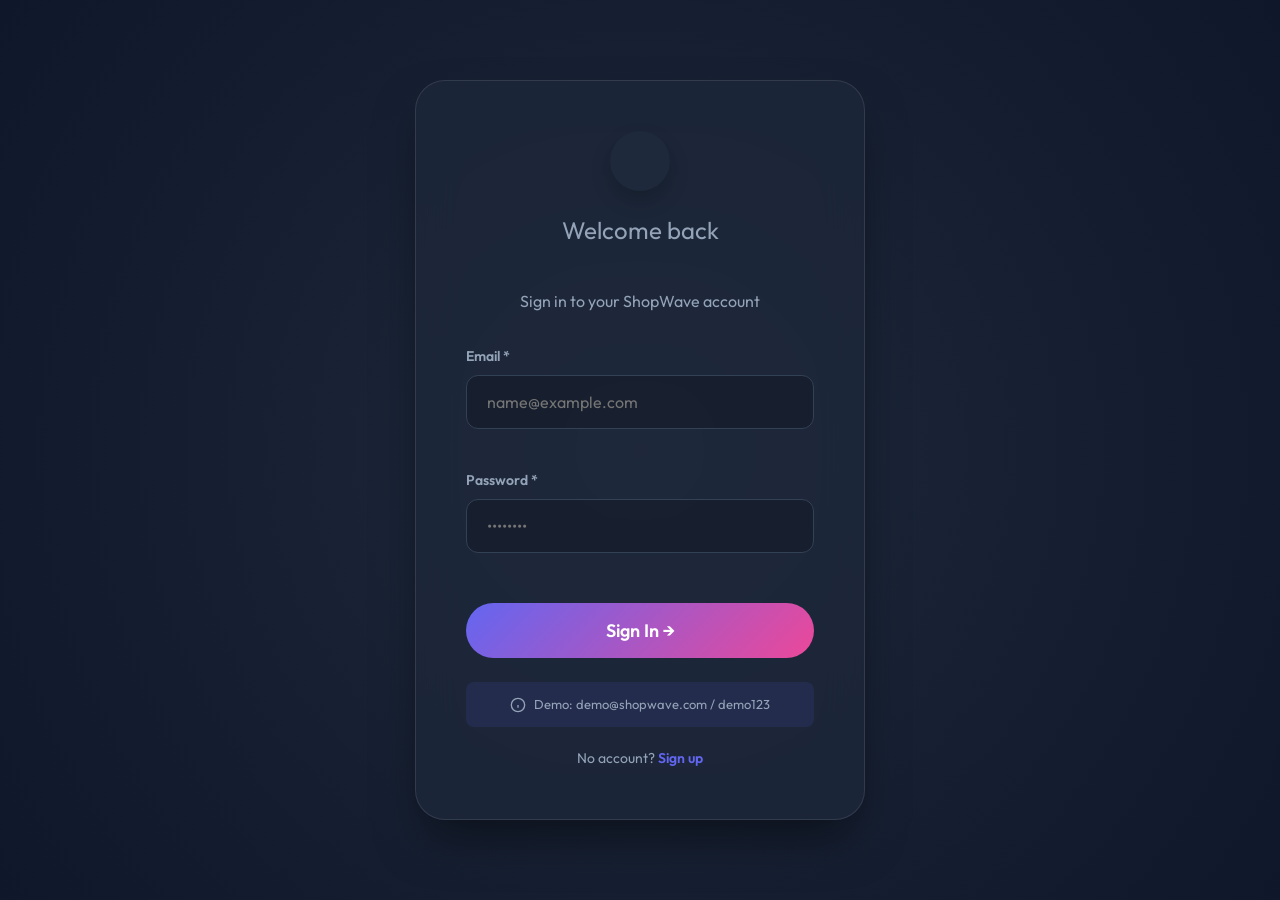
<file: index.html>
<!DOCTYPE html>
<html lang="en">
<head>
  <meta charset="UTF-8">
  <meta name="viewport" content="width=device-width, initial-scale=1.0">
  <title>ShopWave | Premium Login</title>
  <link rel="stylesheet" href="style.css">
  <link href="https://fonts.googleapis.com/css2?family=Outfit:wght@300;400;600;800&display=swap" rel="stylesheet">
</head>
<body>

  <div class="login-container">
    <div class="login-box">
      <div class="login-logo-icon">
        <svg width="24" height="24" viewBox="0 0 24 24" fill="none" stroke="url(#gradient)" stroke-width="2.5" stroke-linecap="round" stroke-linejoin="round">
          <circle cx="9" cy="21" r="1"></circle>
          <circle cx="20" cy="21" r="1"></circle>
          <path d="M1 1h4l2.68 13.39a2 2 0 0 0 2 1.61h9.72a2 2 0 0 0 2-1.61L23 6H6"></path>
        </svg>
      </div>
      <h2>Welcome back</h2>
      <p class="login-subtitle">Sign in to your ShopWave account</p>
      
      <div class="input-group">
        <label>Email *</label>
        <input type="text" placeholder="name@example.com" aria-label="Email">
      </div>
      
      <div class="input-group">
        <label>Password *</label>
        <input type="password" placeholder="••••••••" aria-label="Password">
      </div>
      
      <button class="btn" onclick="window.location.href='home.html'">
        Sign In →
      </button>

      <div class="demo-creds">
        <svg width="16" height="16" viewBox="0 0 24 24" fill="none" stroke="currentColor" stroke-width="2"><circle cx="12" cy="12" r="10"></circle><line x1="12" y1="16" x2="12" y2="12"></line><line x1="12" y1="8" x2="12.01" y2="8"></line></svg>
        Demo: demo@shopwave.com / demo123
      </div>

      <div class="signup-link">
        No account? <a href="#">Sign up</a>
      </div>
    </div>
  </div>

  <script src="script.js"></script>
</body>
</html>
<!-- Test Commit -->
</file>
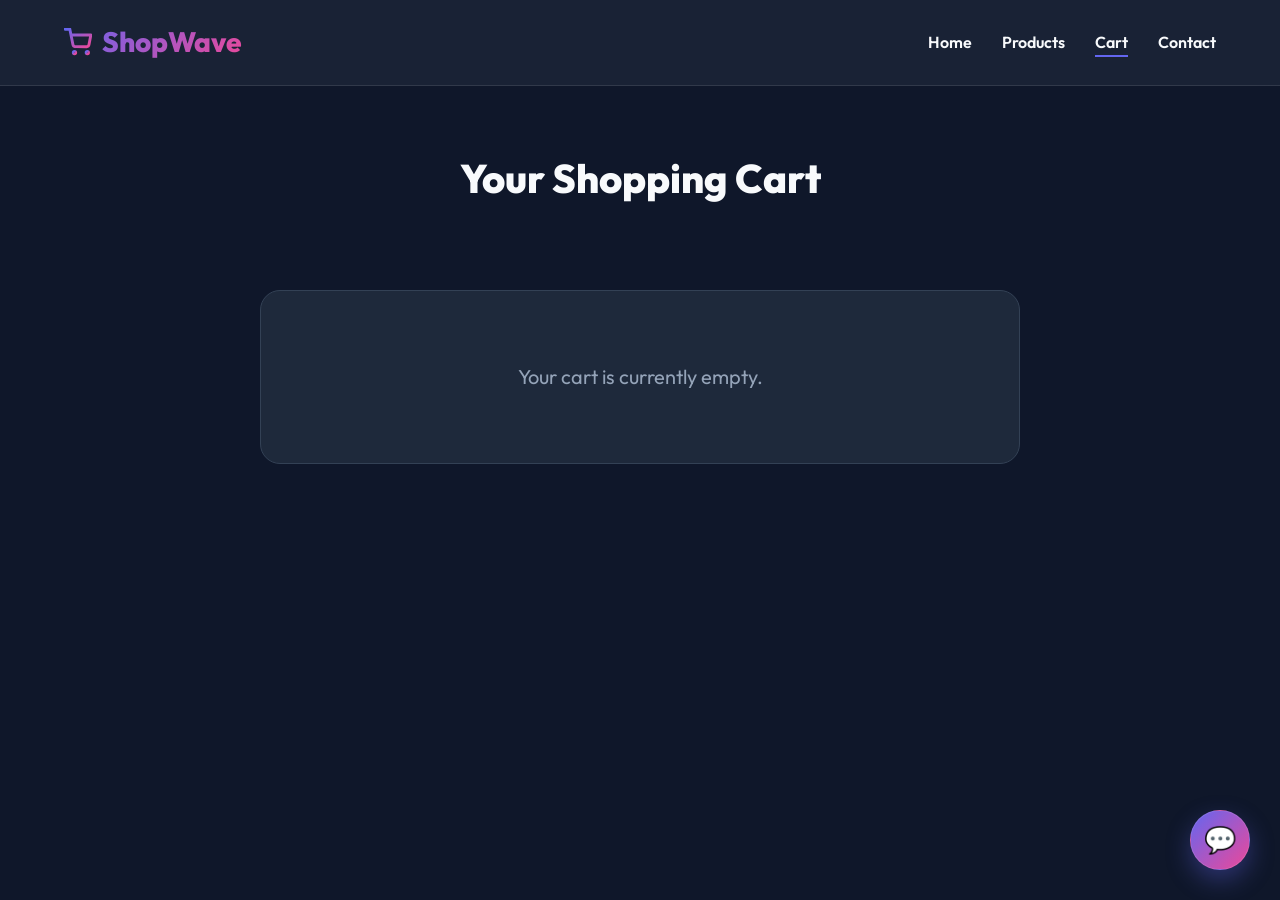
<file: cart.html>
<!DOCTYPE html>
<html lang="en">
<head>
  <meta charset="UTF-8">
  <meta name="viewport" content="width=device-width, initial-scale=1.0">
  <title>ShopWave | Cart</title>
  <link rel="stylesheet" href="style.css">
  <link href="https://fonts.googleapis.com/css2?family=Outfit:wght@300;400;600;800&display=swap" rel="stylesheet">
</head>
<body>

  <nav>
    <div class="logo">
      <svg width="28" height="28" viewBox="0 0 24 24" fill="none" stroke="url(#gradient-logo)" stroke-width="2.5" stroke-linecap="round" stroke-linejoin="round">
        <defs>
          <linearGradient id="gradient-logo" x1="0%" y1="0%" x2="100%" y2="100%">
            <stop offset="0%" stop-color="#6366f1" />
            <stop offset="100%" stop-color="#ec4899" />
          </linearGradient>
        </defs>
        <circle cx="9" cy="21" r="1"></circle>
        <circle cx="20" cy="21" r="1"></circle>
        <path d="M1 1h4l2.68 13.39a2 2 0 0 0 2 1.61h9.72a2 2 0 0 0 2-1.61L23 6H6"></path>
      </svg>
      ShopWave
    </div>
    
    <ul>
      <li><a href="home.html">Home</a></li>
      <li><a href="products.html">Products</a></li>
      <li><a href="cart.html" class="active">Cart</a></li>
      <li><a href="contact.html">Contact</a></li>
    </ul>
  </nav>

  <h1 class="section-title">Your Shopping Cart</h1>

  <div class="cart-container">
    <div class="cart-card" id="cartCard">
      <ul id="cartItems">
        <!-- Cart items will be loaded here dynamically -->
      </ul>
      
      <!-- Coupon Application Section -->
      <div class="coupon-section" id="couponSection" style="display: none;">
        <input type="text" id="couponCode" placeholder="Enter coupon (SHOPWAVE20)">
        <button onclick="applyCouponCode()">Apply Coupon</button>
      </div>
      <div id="couponMessage"></div>

      <!-- Checkout Button -->
      <button id="checkoutBtn" class="btn" style="width: 100%; margin-top: 20px; display: none;" onclick="startCheckoutWizard()">
        Proceed to Checkout →
      </button>

      <!-- Checkout Wizard -->
      <div class="checkout-wizard" id="checkoutWizard">
        <div class="wizard-steps">
          <div class="wizard-step-line" id="wizardStepLine"></div>
          <div class="wizard-step active" id="stepIndicator1">
            <div class="step-num">1</div>
            <div class="step-label">Shipping</div>
          </div>
          <div class="wizard-step" id="stepIndicator2">
            <div class="step-num">2</div>
            <div class="step-label">Payment</div>
          </div>
          <div class="wizard-step" id="stepIndicator3">
            <div class="step-num">3</div>
            <div class="step-label">Tracking</div>
          </div>
        </div>

        <!-- Step 1 Panel: Shipping -->
        <div class="wizard-panel active" id="panelShipping">
          <h3 style="margin-bottom: 20px;">Shipping Details</h3>
          <form onsubmit="submitShippingDetails(event)">
            <div class="form-group">
              <label>Full Name *</label>
              <input type="text" id="shipName" required placeholder="John Doe">
            </div>
            <div class="form-group">
              <label>Shipping Address *</label>
              <textarea id="shipAddress" required placeholder="123 Main St, Apt 4B, Bangalore, KA" style="height: 70px; resize: none; width:100%; border-radius:8px; background:var(--surface); border:1px solid var(--border); color:white; padding:12px; font-family:inherit;"></textarea>
            </div>
            <div class="form-row">
              <div class="form-group">
                <label>City *</label>
                <input type="text" id="shipCity" required placeholder="Bangalore">
              </div>
              <div class="form-group">
                <label>ZIP / Postal Code *</label>
                <input type="text" id="shipZip" required placeholder="560001">
              </div>
            </div>
            <button type="submit" class="btn" style="width: 100%; margin-top: 15px;">Continue to Payment →</button>
          </form>
        </div>

        <!-- Step 2 Panel: Payment -->
        <div class="wizard-panel" id="panelPayment">
          <h3 style="margin-bottom: 20px; text-align: center;">Secure Credit Card Payment</h3>
          
          <!-- 3D Flipping Card -->
          <div class="credit-card-scene">
            <div class="credit-card-inner" id="creditCardInner">
              <div class="credit-card-front">
                <div style="display: flex; justify-content: space-between; align-items: center;">
                  <div class="card-chip"></div>
                  <div class="card-logo">ShopWave</div>
                </div>
                <div class="card-number-display" id="cardNumDisplay">•••• •••• •••• ••••</div>
                <div class="card-holder-info">
                  <div>
                    <div class="card-holder-label">Card Holder</div>
                    <div class="card-holder-name" id="cardNameDisplay">YOUR NAME</div>
                  </div>
                  <div style="text-align: right;">
                    <div class="card-holder-label">Expires</div>
                    <div class="card-expiry-val" id="cardExpiryDisplay">MM/YY</div>
                  </div>
                </div>
              </div>
              <div class="credit-card-back">
                <div class="card-black-bar"></div>
                <div class="card-cvv-section">
                  <div class="card-cvv-label">CVV</div>
                  <div class="card-cvv-bar" id="cardCvvDisplay">•••</div>
                </div>
                <div style="padding: 10px 24px; font-size: 8px; text-transform: uppercase; text-align: center; color: rgba(255,255,255,0.4);">
                  Authorized Signature • Not Transferable
                </div>
              </div>
            </div>
          </div>

          <form onsubmit="submitPaymentDetails(event)">
            <div class="form-group">
              <label>Cardholder Name *</label>
              <input type="text" id="payName" required placeholder="John Doe" oninput="updateCardName(this.value)">
            </div>
            <div class="form-group">
              <label>Card Number *</label>
              <input type="text" id="payNumber" required placeholder="4111 2222 3333 4444" maxlength="19" oninput="updateCardNumber(this.value)">
            </div>
            <div class="form-row">
              <div class="form-group">
                <label>Expiry Date *</label>
                <input type="text" id="payExpiry" required placeholder="MM/YY" maxlength="5" oninput="updateCardExpiry(this.value)">
              </div>
              <div class="form-group">
                <label>CVV *</label>
                <input type="text" id="payCvv" required placeholder="123" maxlength="3" onfocus="flipCard(true)" onblur="flipCard(false)" oninput="updateCardCvv(this.value)">
              </div>
            </div>
            <button type="submit" class="btn" style="width: 100%; margin-top: 15px;">Pay Now & Confirm Order</button>
          </form>
        </div>

        <!-- Step 3 Panel: Live Tracking -->
        <div class="wizard-panel" id="panelTracking">
          <div class="live-order-tracker">
            <div class="tracker-status-bar" id="trackerStatusBar">Processing Order...</div>
            <div class="tracker-timeline">
              <div class="timeline-item active" id="timeStep1">
                <div class="timeline-dot"></div>
                <div class="timeline-title">Order Placed</div>
                <div class="timeline-desc">Your order is being reviewed by our checkout engine.</div>
              </div>
              <div class="timeline-item" id="timeStep2">
                <div class="timeline-dot"></div>
                <div class="timeline-title">Preparing for Shipment</div>
                <div class="timeline-desc">ShopWave logistics is packing your order at our Bangalore warehouse.</div>
              </div>
              <div class="timeline-item" id="timeStep3">
                <div class="timeline-dot"></div>
                <div class="timeline-title">Dispatched & En Route</div>
                <div class="timeline-desc">Your package is en route with express delivery services.</div>
              </div>
              <div class="timeline-item" id="timeStep4">
                <div class="timeline-dot"></div>
                <div class="timeline-title">Out for Delivery</div>
                <div class="timeline-desc">A delivery agent will contact you shortly to complete the drop-off.</div>
              </div>
            </div>
            <button class="btn" style="margin-top: 20px; width: 100%;" onclick="window.location.href='products.html'">Continue Shopping</button>
          </div>
        </div>
      </div>
    </div>
  </div>

  <!-- Activity Ticker -->
  <div class="activity-ticker-container" id="activityTicker"></div>

  <!-- Floating AI Support Chatbot -->
  <div class="chatbot-bubble" id="chatBubble" onclick="toggleChatbot()">💬</div>
  <div class="chatbot-container" id="chatContainer">
    <div class="chatbot-header">
      <div class="chatbot-title">
        <span class="chatbot-status"></span>
        <span>ShopWave Live Assistant</span>
      </div>
      <button class="chatbot-close" onclick="toggleChatbot()">&times;</button>
    </div>
    <div class="chatbot-messages" id="chatMessages">
      <div class="chat-msg bot">
        Hi there! Welcome to ShopWave Support. How can I help you today?
      </div>
    </div>
    <div class="chatbot-input-area">
      <input type="text" id="chatInput" placeholder="Ask about products, orders, discounts..." onkeypress="handleChatKeyPress(event)">
      <button onclick="sendChatMessage()">
        <svg width="16" height="16" viewBox="0 0 24 24" fill="none" stroke="currentColor" stroke-width="2" stroke-linecap="round" stroke-linejoin="round">
          <line x1="22" y1="2" x2="11" y2="13"></line>
          <polygon points="22 2 15 22 11 13 2 9 22 2"></polygon>
        </svg>
      </button>
    </div>
  </div>

  <script src="script.js"></script>
</body>
</html>
</file>
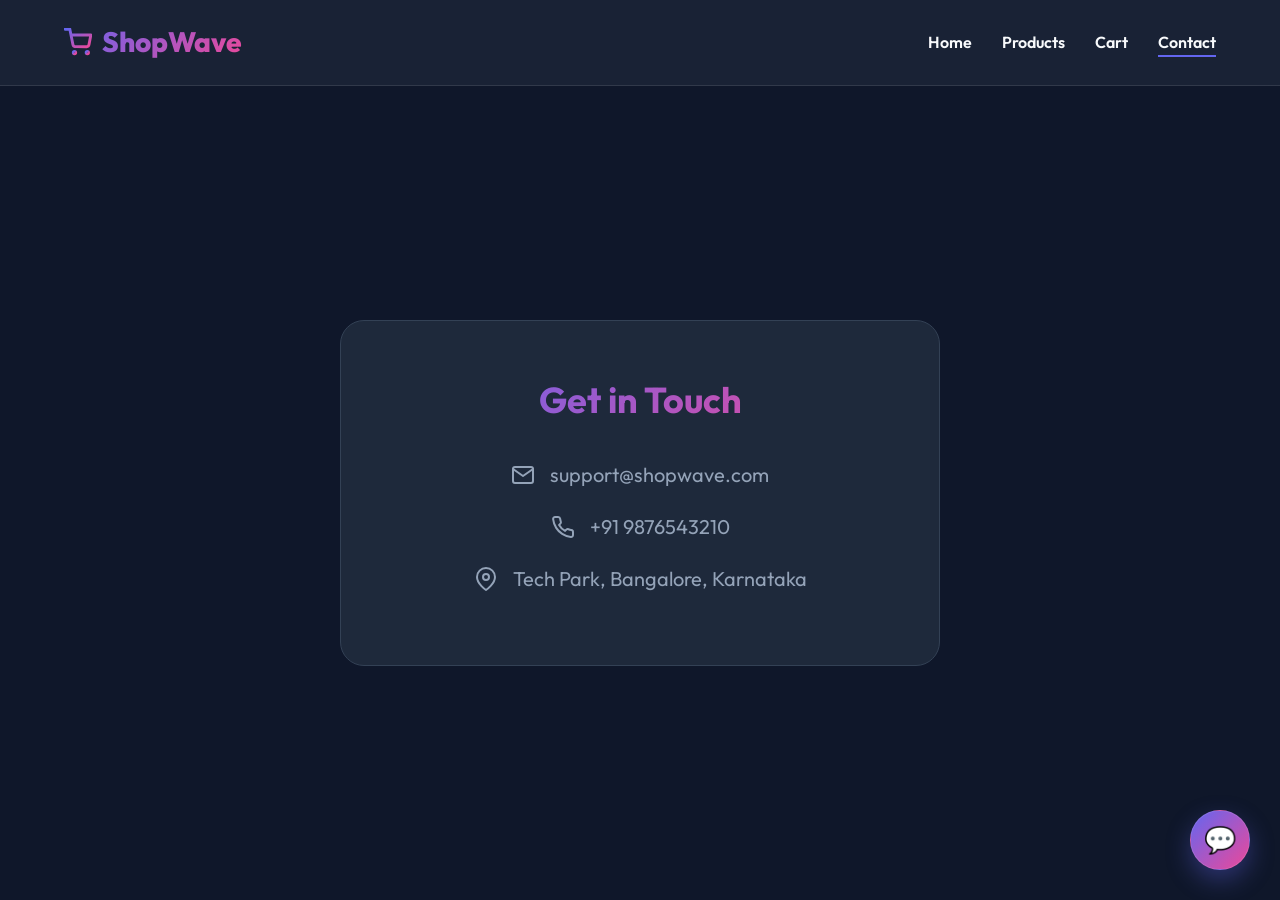
<file: contact.html>
<!DOCTYPE html>
<html lang="en">
<head>
  <meta charset="UTF-8">
  <meta name="viewport" content="width=device-width, initial-scale=1.0">
  <title>ShopWave | Contact</title>
  <link rel="stylesheet" href="style.css">
  <link href="https://fonts.googleapis.com/css2?family=Outfit:wght@300;400;600;800&display=swap" rel="stylesheet">
</head>
<body>

  <nav>
    <div class="logo">
      <svg width="28" height="28" viewBox="0 0 24 24" fill="none" stroke="url(#gradient-logo)" stroke-width="2.5" stroke-linecap="round" stroke-linejoin="round">
        <defs>
          <linearGradient id="gradient-logo" x1="0%" y1="0%" x2="100%" y2="100%">
            <stop offset="0%" stop-color="#6366f1" />
            <stop offset="100%" stop-color="#ec4899" />
          </linearGradient>
        </defs>
        <circle cx="9" cy="21" r="1"></circle>
        <circle cx="20" cy="21" r="1"></circle>
        <path d="M1 1h4l2.68 13.39a2 2 0 0 0 2 1.61h9.72a2 2 0 0 0 2-1.61L23 6H6"></path>
      </svg>
      ShopWave
    </div>
    
    <ul>
      <li><a href="home.html">Home</a></li>
      <li><a href="products.html">Products</a></li>
      <li><a href="cart.html">Cart</a></li>
      <li><a href="contact.html" class="active">Contact</a></li>
    </ul>
  </nav>

  <div class="contact-container">
    <div class="contact-card">
      <h1>Get in Touch</h1>
      
      <div class="contact-item">
        <svg width="24" height="24" viewBox="0 0 24 24" fill="none" stroke="currentColor" stroke-width="2" stroke-linecap="round" stroke-linejoin="round"><path d="M4 4h16c1.1 0 2 .9 2 2v12c0 1.1-.9 2-2 2H4c-1.1 0-2-.9-2-2V6c0-1.1.9-2 2-2z"></path><polyline points="22,6 12,13 2,6"></polyline></svg>
        support@shopwave.com
      </div>
      
      <div class="contact-item">
        <svg width="24" height="24" viewBox="0 0 24 24" fill="none" stroke="currentColor" stroke-width="2" stroke-linecap="round" stroke-linejoin="round"><path d="M22 16.92v3a2 2 0 0 1-2.18 2 19.79 19.79 0 0 1-8.63-3.07 19.5 19.5 0 0 1-6-6 19.79 19.79 0 0 1-3.07-8.67A2 2 0 0 1 4.11 2h3a2 2 0 0 1 2 1.72 12.84 12.84 0 0 0 .7 2.81 2 2 0 0 1-.45 2.11L8.09 9.91a16 16 0 0 0 6 6l1.27-1.27a2 2 0 0 1 2.11-.45 12.84 12.84 0 0 0 2.81.7A2 2 0 0 1 22 16.92z"></path></svg>
        +91 9876543210
      </div>
      
      <div class="contact-item">
        <svg width="24" height="24" viewBox="0 0 24 24" fill="none" stroke="currentColor" stroke-width="2" stroke-linecap="round" stroke-linejoin="round"><path d="M21 10c0 7-9 13-9 13s-9-6-9-13a9 9 0 0 1 18 0z"></path><circle cx="12" cy="10" r="3"></circle></svg>
        Tech Park, Bangalore, Karnataka
      </div>

    </div>
  </div>

  <!-- Activity Ticker -->
  <div class="activity-ticker-container" id="activityTicker"></div>

  <!-- Floating AI Support Chatbot -->
  <div class="chatbot-bubble" id="chatBubble" onclick="toggleChatbot()">💬</div>
  <div class="chatbot-container" id="chatContainer">
    <div class="chatbot-header">
      <div class="chatbot-title">
        <span class="chatbot-status"></span>
        <span>ShopWave Live Assistant</span>
      </div>
      <button class="chatbot-close" onclick="toggleChatbot()">&times;</button>
    </div>
    <div class="chatbot-messages" id="chatMessages">
      <div class="chat-msg bot">
        Hi there! Welcome to ShopWave Support. How can I help you today?
      </div>
    </div>
    <div class="chatbot-input-area">
      <input type="text" id="chatInput" placeholder="Ask about products, orders, discounts..." onkeypress="handleChatKeyPress(event)">
      <button onclick="sendChatMessage()">
        <svg width="16" height="16" viewBox="0 0 24 24" fill="none" stroke="currentColor" stroke-width="2" stroke-linecap="round" stroke-linejoin="round">
          <line x1="22" y1="2" x2="11" y2="13"></line>
          <polygon points="22 2 15 22 11 13 2 9 22 2"></polygon>
        </svg>
      </button>
    </div>
  </div>

  <script src="script.js"></script>
</body>
</html>
</file>
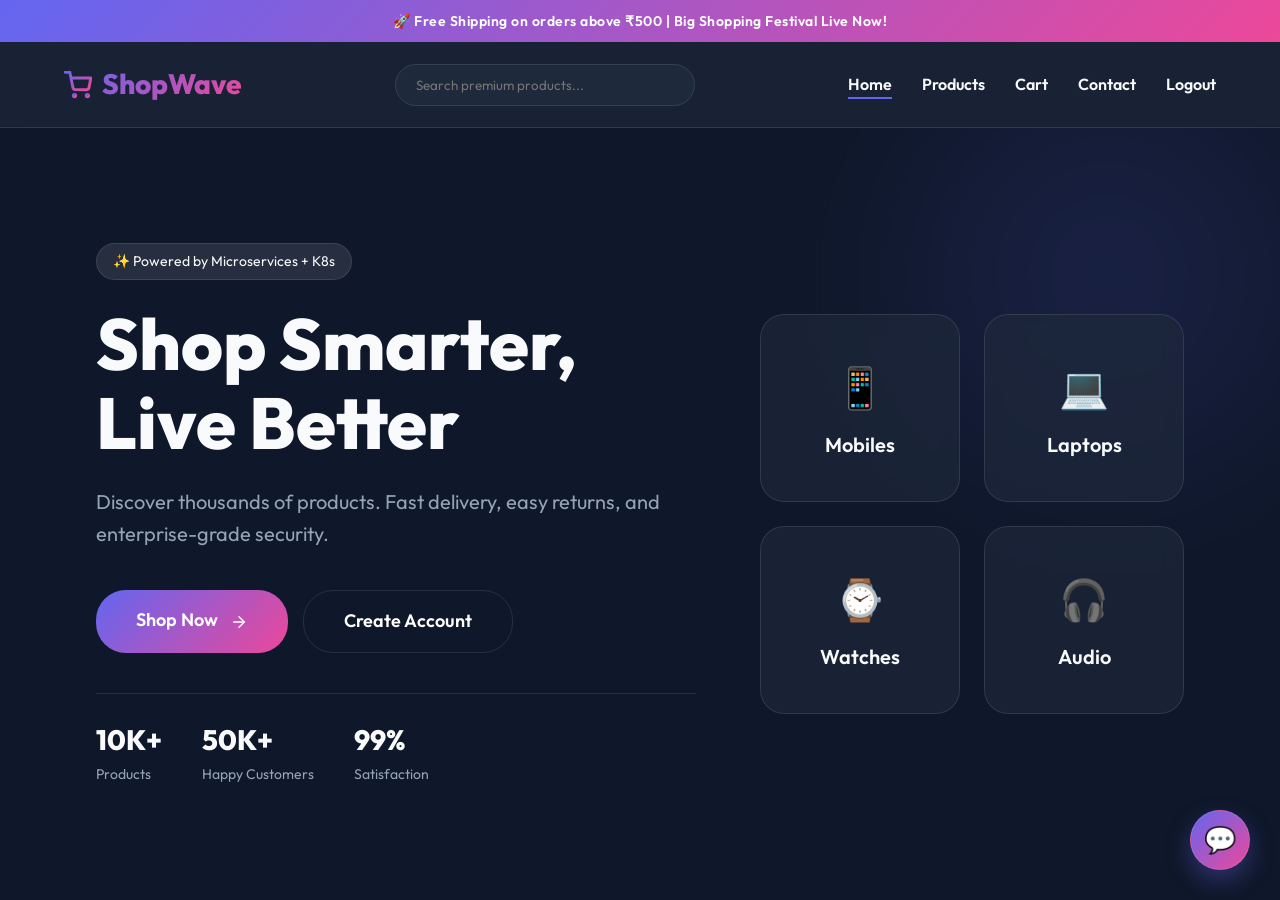
<file: home.html>
<!DOCTYPE html>
<html lang="en">
<head>
  <meta charset="UTF-8">
  <meta name="viewport" content="width=device-width, initial-scale=1.0">
  <title>ShopWave | Home</title>
  <link rel="stylesheet" href="style.css">
  <link href="https://fonts.googleapis.com/css2?family=Outfit:wght@300;400;600;800&display=swap" rel="stylesheet">
</head>
<body>

  <div class="offer-bar">
    🚀 Free Shipping on orders above ₹500 | Big Shopping Festival Live Now!
  </div>

  <nav>
    <div class="logo">
      <svg width="28" height="28" viewBox="0 0 24 24" fill="none" stroke="url(#gradient-logo)" stroke-width="2.5" stroke-linecap="round" stroke-linejoin="round">
        <defs>
          <linearGradient id="gradient-logo" x1="0%" y1="0%" x2="100%" y2="100%">
            <stop offset="0%" stop-color="#6366f1" />
            <stop offset="100%" stop-color="#ec4899" />
          </linearGradient>
        </defs>
        <circle cx="9" cy="21" r="1"></circle>
        <circle cx="20" cy="21" r="1"></circle>
        <path d="M1 1h4l2.68 13.39a2 2 0 0 0 2 1.61h9.72a2 2 0 0 0 2-1.61L23 6H6"></path>
      </svg>
      ShopWave
    </div>
    
    <input type="text" placeholder="Search premium products..." class="search" aria-label="Search">
    
    <ul>
      <li><a href="home.html" class="active">Home</a></li>
      <li><a href="products.html">Products</a></li>
      <li><a href="cart.html">Cart</a></li>
      <li><a href="contact.html">Contact</a></li>
      <li><a href="index.html">Logout</a></li>
    </ul>
  </nav>

  <section class="hero">
    <div class="hero-left">
      <div class="badge">✨ Powered by Microservices + K8s</div>
      <h1>Shop Smarter,<br>Live Better</h1>
      <p>Discover thousands of products. Fast delivery, easy returns, and enterprise-grade security.</p>
      
      <div class="hero-buttons">
        <a href="products.html" class="btn">Shop Now <svg width="18" height="18" viewBox="0 0 24 24" fill="none" stroke="currentColor" stroke-width="2" stroke-linecap="round" stroke-linejoin="round"><line x1="5" y1="12" x2="19" y2="12"></line><polyline points="12 5 19 12 12 19"></polyline></svg></a>
        <a href="index.html" class="btn btn-outline">Create Account</a>
      </div>

      <div class="hero-stats">
        <div class="stat">
          <h4>10K+</h4>
          <p>Products</p>
        </div>
        <div class="stat">
          <h4>50K+</h4>
          <p>Happy Customers</p>
        </div>
        <div class="stat">
          <h4>99%</h4>
          <p>Satisfaction</p>
        </div>
      </div>
    </div>
    <div class="hero-right">
      <div class="feature-card"><span>📱</span> Mobiles</div>
      <div class="feature-card"><span>💻</span> Laptops</div>
      <div class="feature-card"><span>⌚</span> Watches</div>
      <div class="feature-card"><span>🎧</span> Audio</div>
    </div>
  </section>

  <!-- Activity Ticker -->
  <div class="activity-ticker-container" id="activityTicker"></div>

  <!-- Floating AI Support Chatbot -->
  <div class="chatbot-bubble" id="chatBubble" onclick="toggleChatbot()">💬</div>
  <div class="chatbot-container" id="chatContainer">
    <div class="chatbot-header">
      <div class="chatbot-title">
        <span class="chatbot-status"></span>
        <span>ShopWave Live Assistant</span>
      </div>
      <button class="chatbot-close" onclick="toggleChatbot()">&times;</button>
    </div>
    <div class="chatbot-messages" id="chatMessages">
      <div class="chat-msg bot">
        Hi there! Welcome to ShopWave Support. How can I help you today?
      </div>
    </div>
    <div class="chatbot-input-area">
      <input type="text" id="chatInput" placeholder="Ask about products, orders, discounts..." onkeypress="handleChatKeyPress(event)">
      <button onclick="sendChatMessage()">
        <svg width="16" height="16" viewBox="0 0 24 24" fill="none" stroke="currentColor" stroke-width="2" stroke-linecap="round" stroke-linejoin="round">
          <line x1="22" y1="2" x2="11" y2="13"></line>
          <polygon points="22 2 15 22 11 13 2 9 22 2"></polygon>
        </svg>
      </button>
    </div>
  </div>

  <script src="script.js"></script>
</body>
</html>
</file>
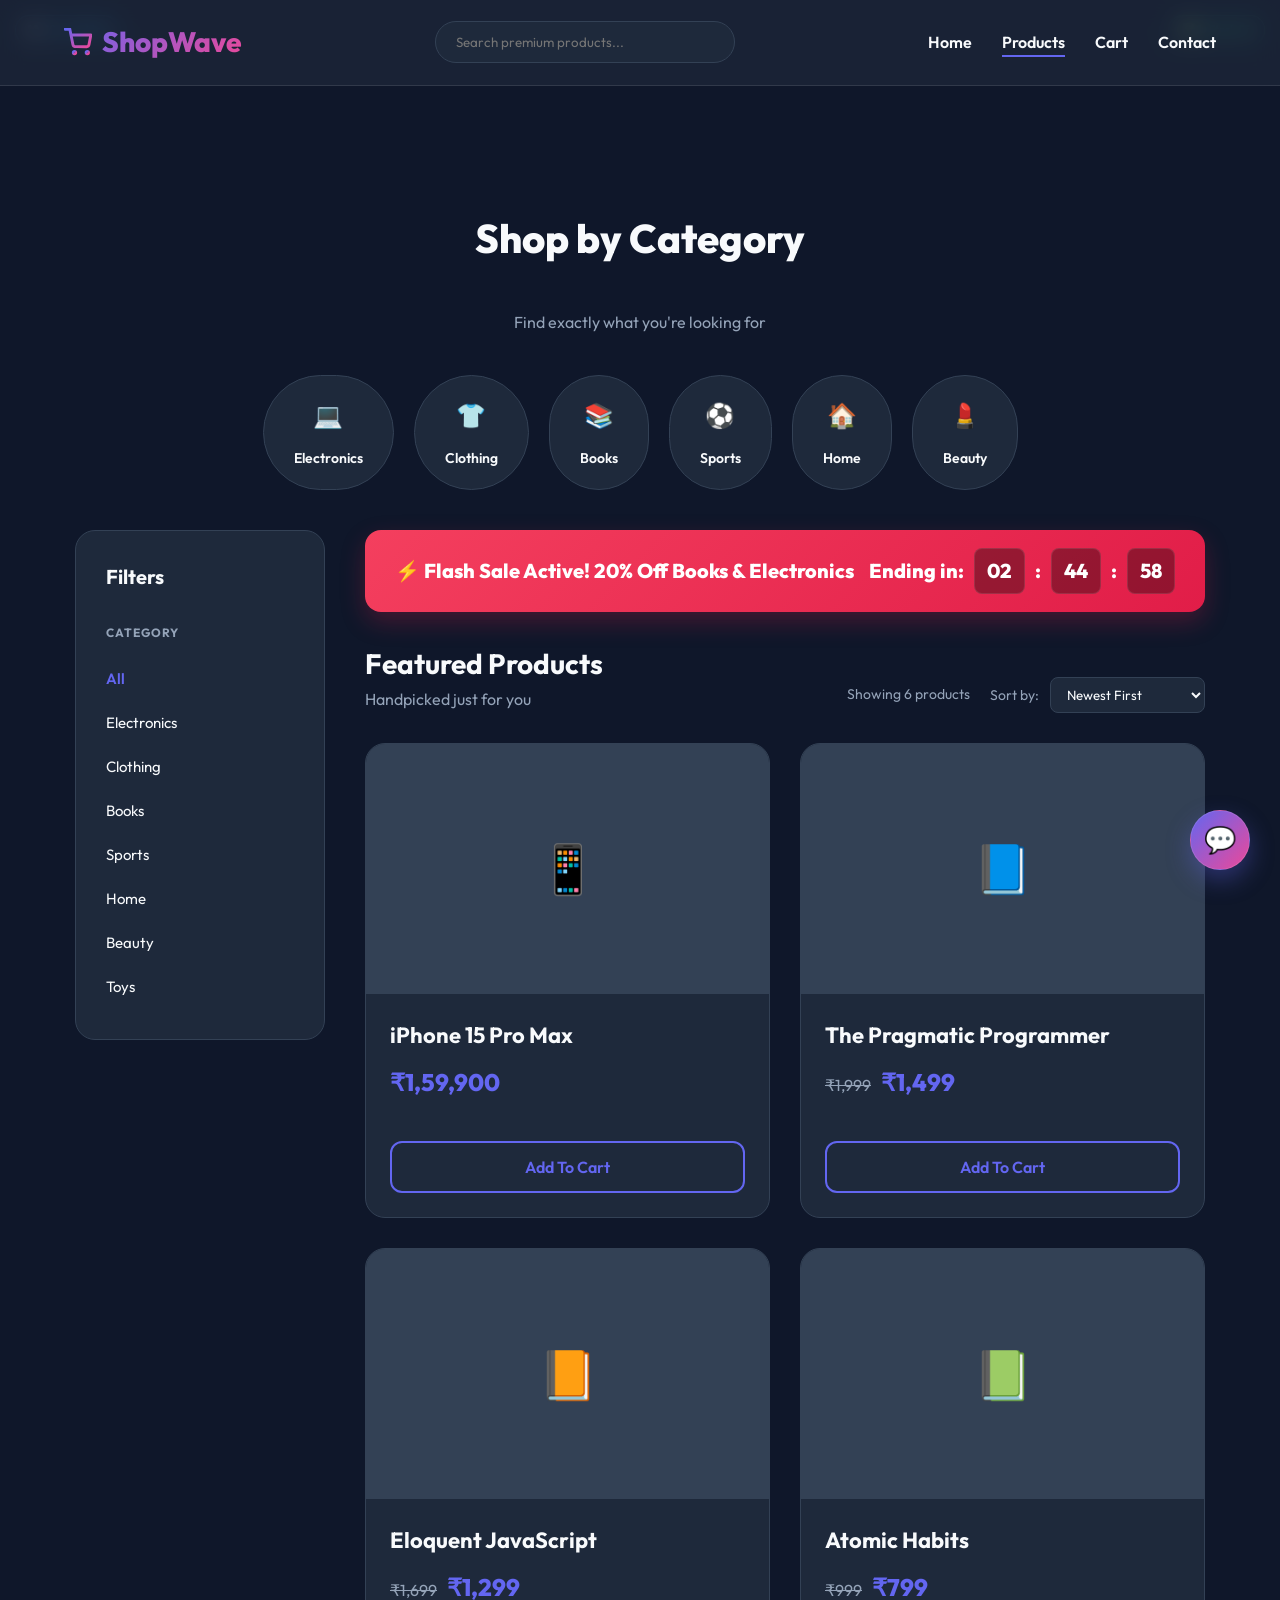
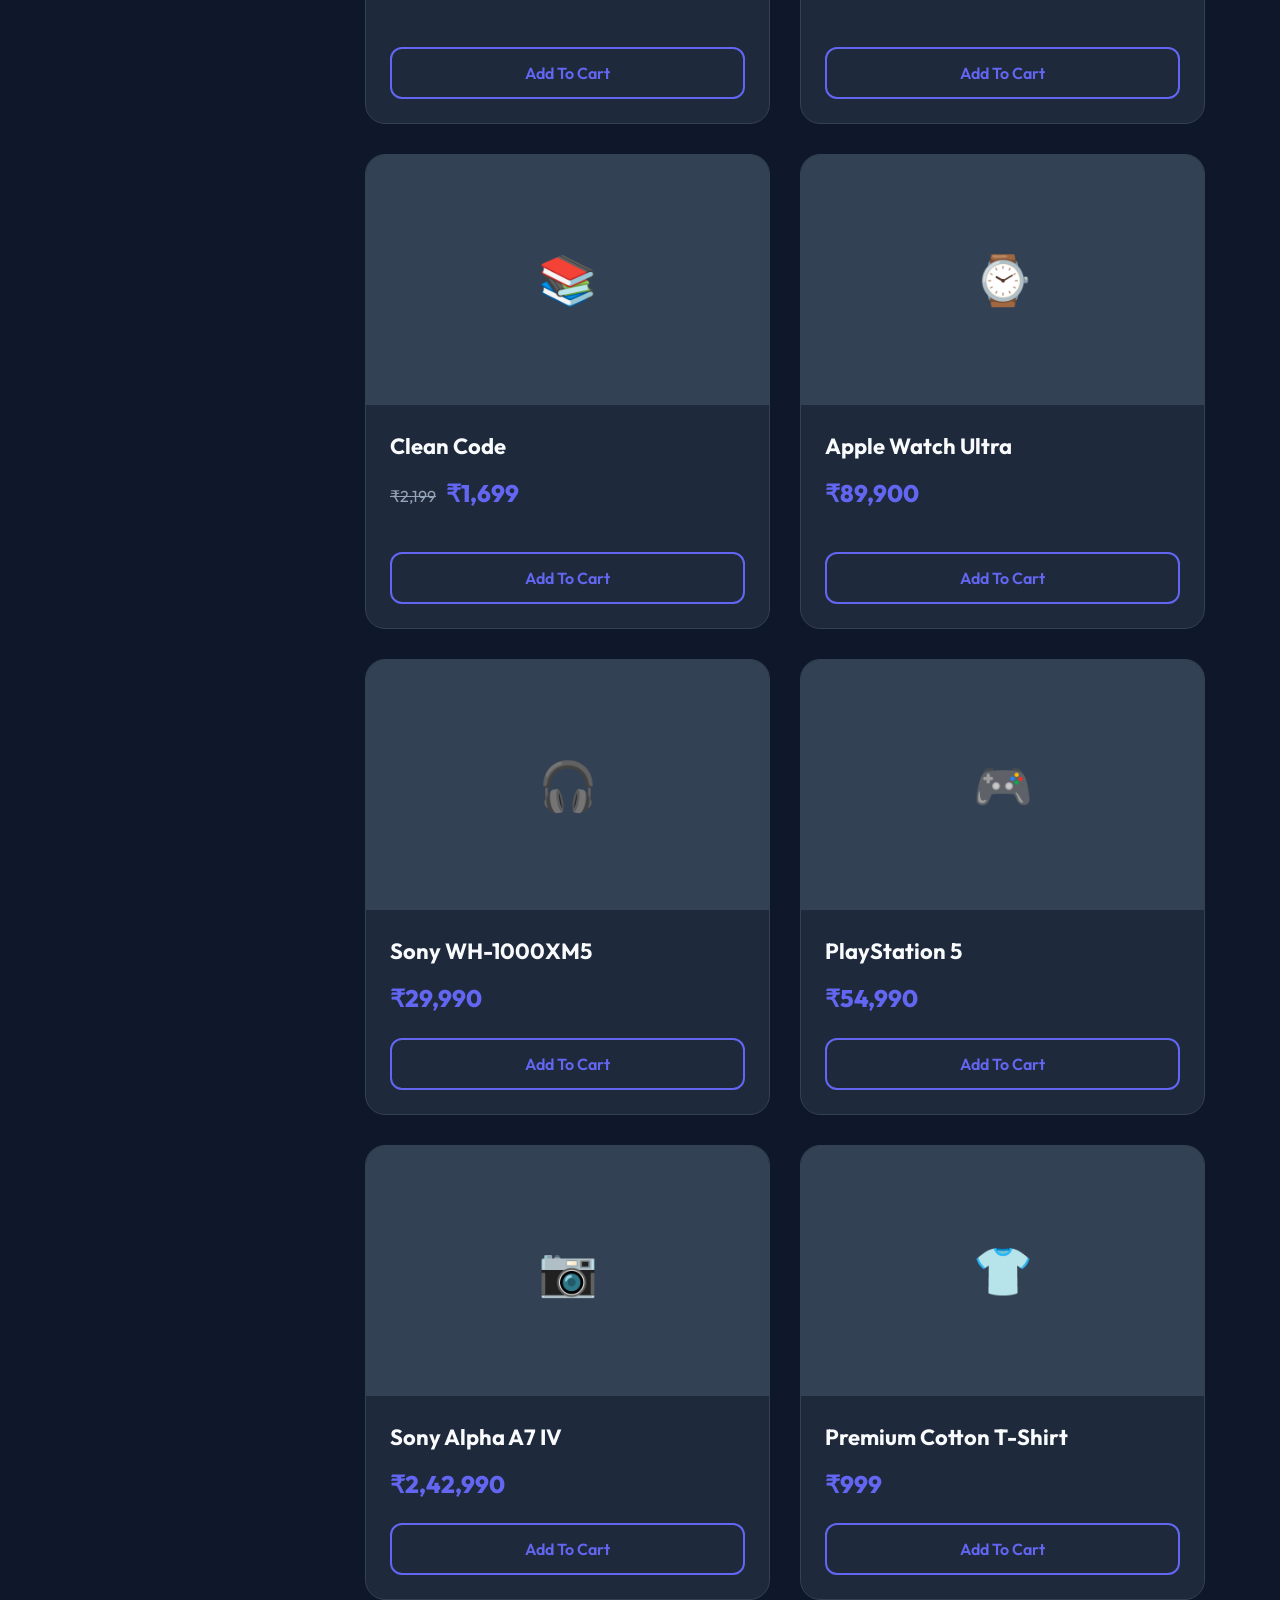
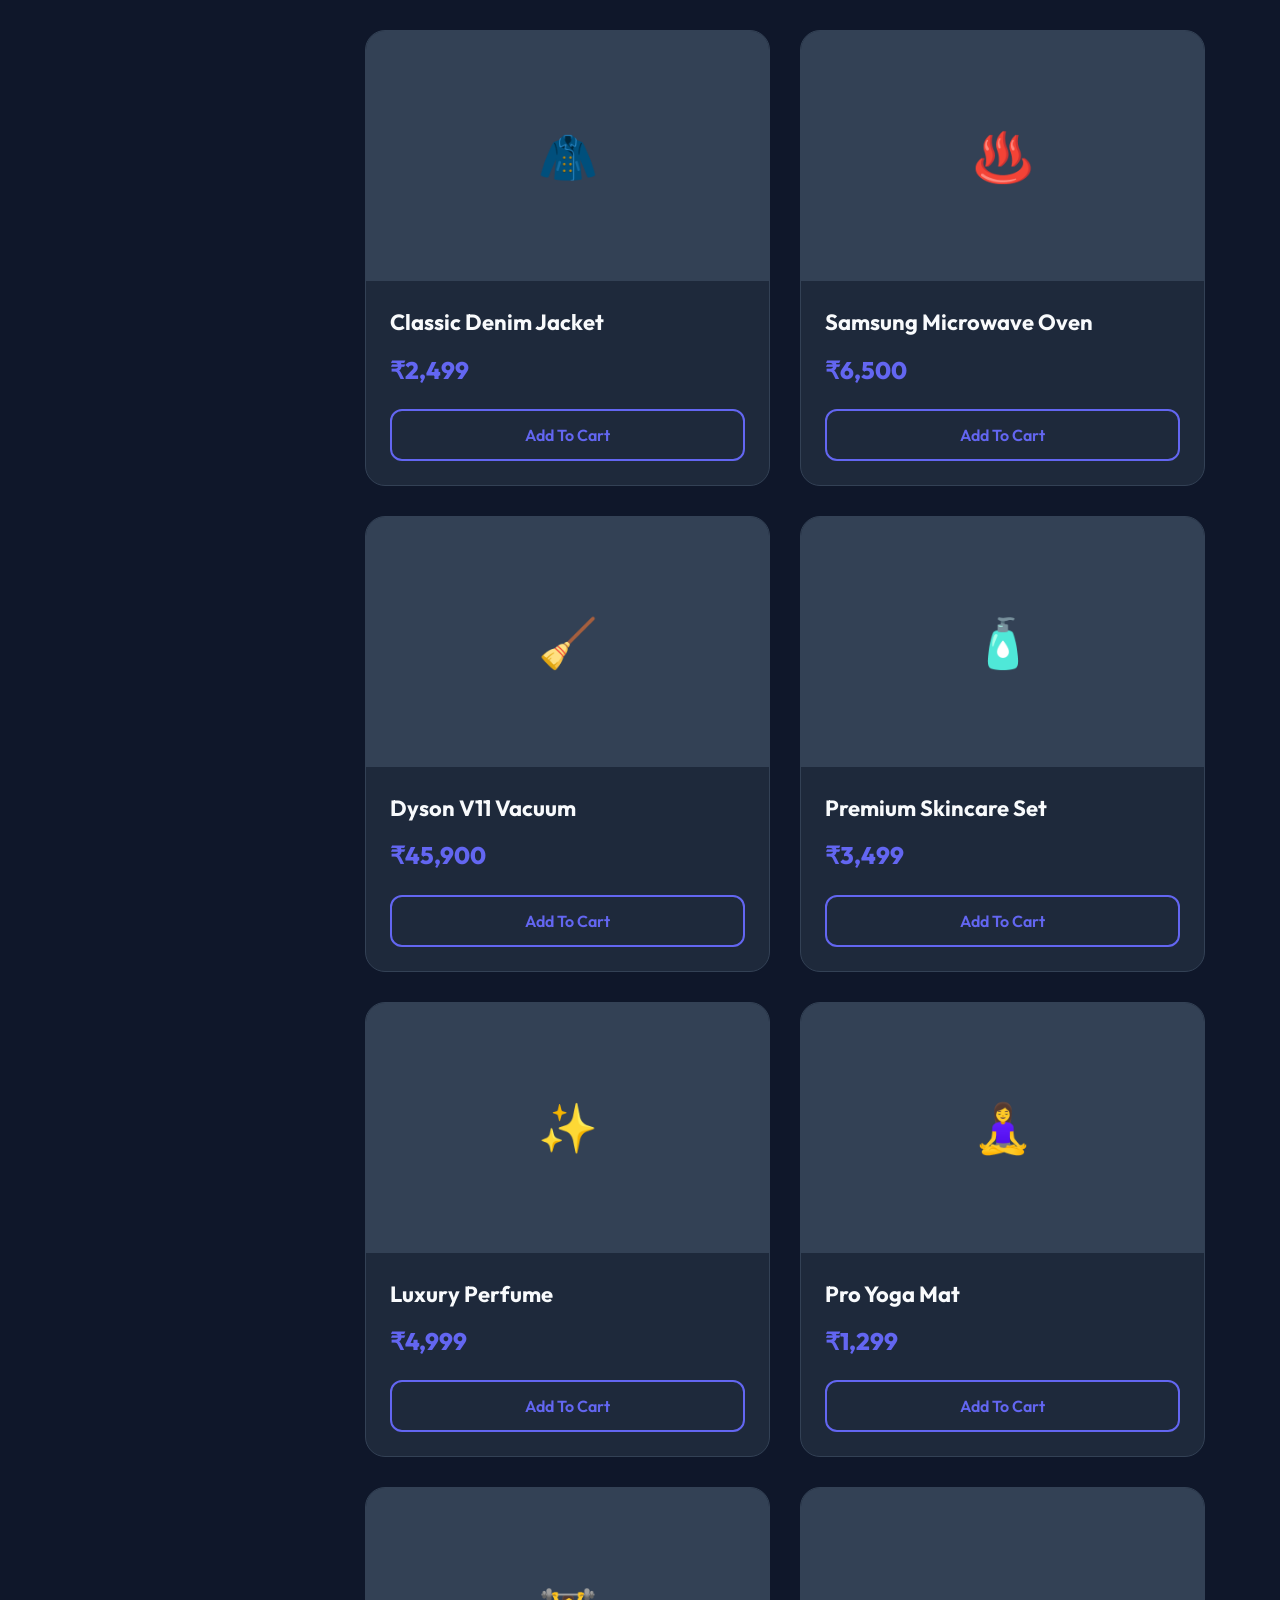
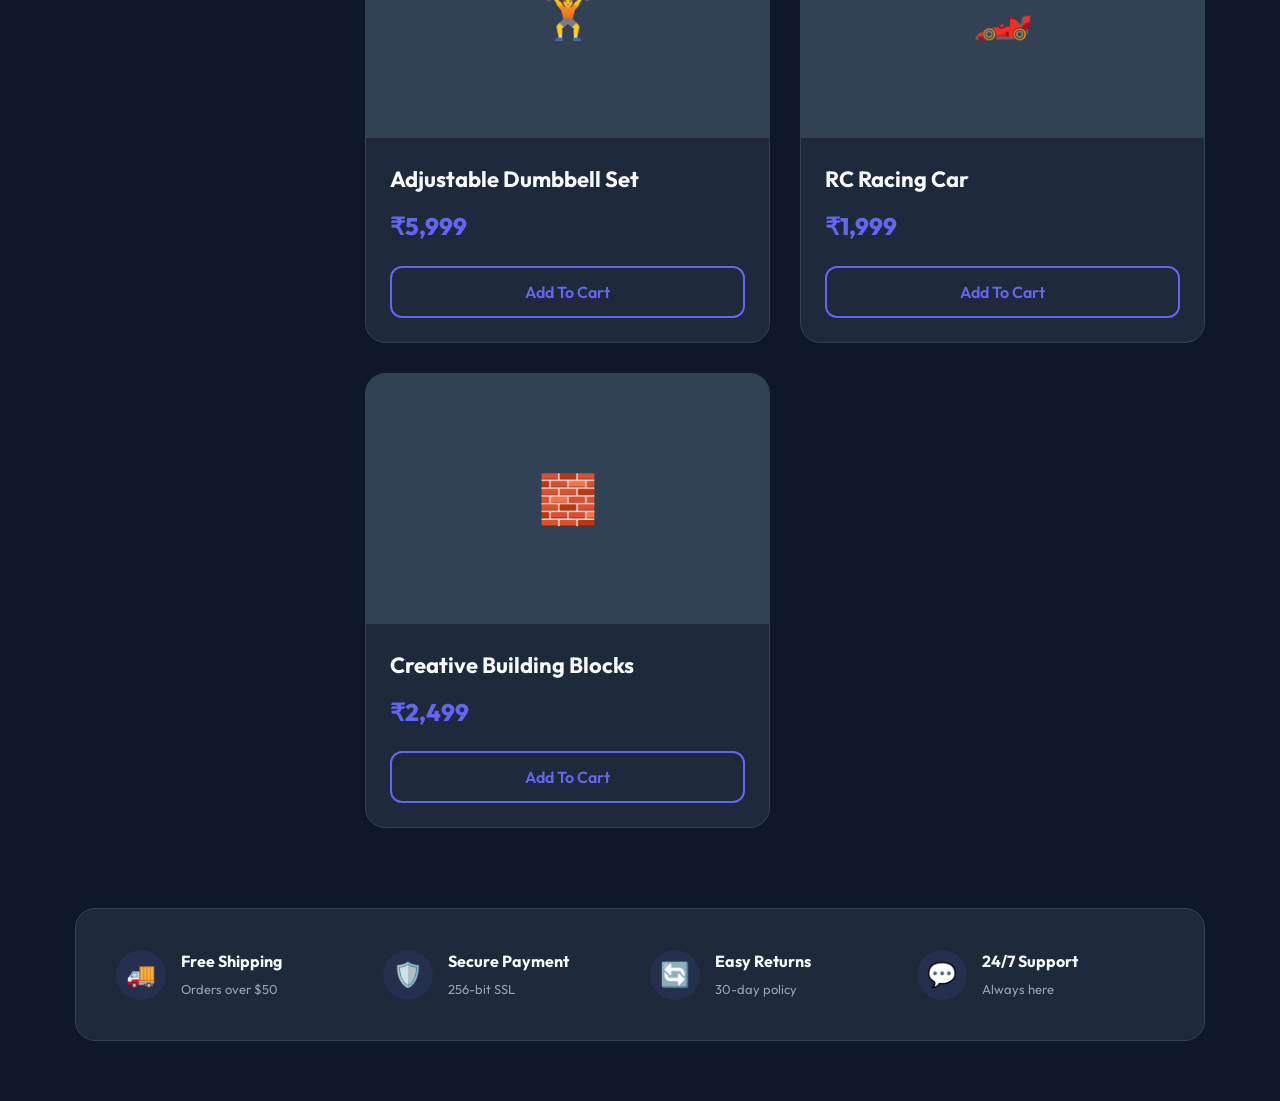
<file: products.html>
<!DOCTYPE html>
<html lang="en">
<head>
  <meta charset="UTF-8">
  <meta name="viewport" content="width=device-width, initial-scale=1.0">
  <title>ShopWave | Products</title>
  <link rel="stylesheet" href="style.css">
  <link href="https://fonts.googleapis.com/css2?family=Outfit:wght@300;400;600;800&display=swap" rel="stylesheet">
</head>
<body>

  <nav>
    <div class="logo">
      <svg width="28" height="28" viewBox="0 0 24 24" fill="none" stroke="url(#gradient-logo)" stroke-width="2.5" stroke-linecap="round" stroke-linejoin="round">
        <defs>
          <linearGradient id="gradient-logo" x1="0%" y1="0%" x2="100%" y2="100%">
            <stop offset="0%" stop-color="#6366f1" />
            <stop offset="100%" stop-color="#ec4899" />
          </linearGradient>
        </defs>
        <circle cx="9" cy="21" r="1"></circle>
        <circle cx="20" cy="21" r="1"></circle>
        <path d="M1 1h4l2.68 13.39a2 2 0 0 0 2 1.61h9.72a2 2 0 0 0 2-1.61L23 6H6"></path>
      </svg>
      ShopWave
    </div>
    
    <input type="text" placeholder="Search premium products..." class="search" aria-label="Search">

    <ul>
      <li><a href="home.html">Home</a></li>
      <li><a href="products.html" class="active">Products</a></li>
      <li><a href="cart.html">Cart</a></li>
      <li><a href="contact.html">Contact</a></li>
    </ul>
  </nav>

  <div class="products-page-container">
    
    <!-- Category Pills Section -->
    <div class="category-pills-section">
      <h2 class="section-title">Shop by Category</h2>
      <p class="section-subtitle">Find exactly what you're looking for</p>
      
      <div class="pill-container">
        <div class="pill-card">
          <div class="pill-icon">💻</div>
          <span>Electronics</span>
        </div>
        <div class="pill-card">
          <div class="pill-icon">👕</div>
          <span>Clothing</span>
        </div>
        <div class="pill-card">
          <div class="pill-icon">📚</div>
          <span>Books</span>
        </div>
        <div class="pill-card">
          <div class="pill-icon">⚽</div>
          <span>Sports</span>
        </div>
        <div class="pill-card">
          <div class="pill-icon">🏠</div>
          <span>Home</span>
        </div>
        <div class="pill-card">
          <div class="pill-icon">💄</div>
          <span>Beauty</span>
        </div>
      </div>
    </div>

    <!-- Main Products Section -->
    <div class="main-products-area">
      
      <!-- Sidebar Filters -->
      <aside class="filters-sidebar">
        <h3>Filters</h3>
        <div class="filter-group">
          <h4>CATEGORY</h4>
          <ul>
            <li class="active">All</li>
            <li>Electronics</li>
            <li>Clothing</li>
            <li>Books</li>
            <li>Sports</li>
            <li>Home</li>
            <li>Beauty</li>
            <li>Toys</li>
          </ul>
        </div>
      </aside>

      <!-- Products Grid Area -->
      <div class="products-grid-container">
        
        <!-- Flash Sale Banner -->
        <div class="flash-sale-banner" id="flashSaleBanner">
          <h3>⚡ Flash Sale Active! 20% Off Books & Electronics</h3>
          <div class="countdown">
            <span>Ending in:</span>
            <div class="countdown-time" id="countdown-hours">02</div>
            <span>:</span>
            <div class="countdown-time" id="countdown-minutes">45</div>
            <span>:</span>
            <div class="countdown-time" id="countdown-seconds">00</div>
          </div>
        </div>

        <div class="products-header">
          <div>
            <h2>Featured Products</h2>
            <p>Handpicked just for you</p>
          </div>
          <div class="products-controls">
            <span id="showing-count">Showing 6 products</span>
            <div class="sort-dropdown">
              <label>Sort by:</label>
              <select>
                <option>Newest First</option>
                <option>Price: Low to High</option>
                <option>Price: High to Low</option>
              </select>
            </div>
          </div>
        </div>

        <div class="products">
          
          <div class="card" data-tags="mobile phone smartphone apple ios">
            <div class="img-placeholder">📱</div>
            <div class="card-content">
              <h3>iPhone 15 Pro Max</h3>
              <p>₹1,59,900</p>
              <button onclick="addToCart('iPhone 15 Pro Max', 159900)">Add To Cart</button>
            </div>
          </div>

          <div class="card" data-tags="book books reading code programming developer development" onclick="openProductModal('The Pragmatic Programmer', 1499, '📘', 'book')">
            <div class="img-placeholder">📘</div>
            <div class="card-content">
              <h3>The Pragmatic Programmer</h3>
              <div class="price-container">
                <span class="original-price">₹1,999</span>
                <p>₹1,499</p>
              </div>
              <button onclick="addToCart('The Pragmatic Programmer', 1499); event.stopPropagation();">Add To Cart</button>
            </div>
          </div>

          <div class="card" data-tags="book books reading code programming javascript web developer" onclick="openProductModal('Eloquent JavaScript', 1299, '📙', 'book')">
            <div class="img-placeholder">📙</div>
            <div class="card-content">
              <h3>Eloquent JavaScript</h3>
              <div class="price-container">
                <span class="original-price">₹1,699</span>
                <p>₹1,299</p>
              </div>
              <button onclick="addToCart('Eloquent JavaScript', 1299); event.stopPropagation();">Add To Cart</button>
            </div>
          </div>

          <div class="card" data-tags="book books reading self-help productivity growth habits" onclick="openProductModal('Atomic Habits', 799, '📗', 'book')">
            <div class="img-placeholder">📗</div>
            <div class="card-content">
              <h3>Atomic Habits</h3>
              <div class="price-container">
                <span class="original-price">₹999</span>
                <p>₹799</p>
              </div>
              <button onclick="addToCart('Atomic Habits', 799); event.stopPropagation();">Add To Cart</button>
            </div>
          </div>

          <div class="card" data-tags="book books reading code programming software quality architecture" onclick="openProductModal('Clean Code', 1699, '📚', 'book')">
            <div class="img-placeholder">📚</div>
            <div class="card-content">
              <h3>Clean Code</h3>
              <div class="price-container">
                <span class="original-price">₹2,199</span>
                <p>₹1,699</p>
              </div>
              <button onclick="addToCart('Clean Code', 1699); event.stopPropagation();">Add To Cart</button>
            </div>
          </div>

          <div class="card" data-tags="watch smartwatch apple fitness">
            <div class="img-placeholder">⌚</div>
            <div class="card-content">
              <h3>Apple Watch Ultra</h3>
              <p>₹89,900</p>
              <button onclick="addToCart('Apple Watch Ultra', 89900)">Add To Cart</button>
            </div>
          </div>

          <div class="card" data-tags="headphones audio music wireless bluetooth sony">
            <div class="img-placeholder">🎧</div>
            <div class="card-content">
              <h3>Sony WH-1000XM5</h3>
              <p>₹29,990</p>
              <button onclick="addToCart('Sony WH-1000XM5', 29990)">Add To Cart</button>
            </div>
          </div>

          <div class="card" data-tags="gaming console playstation ps5 video games sony">
            <div class="img-placeholder">🎮</div>
            <div class="card-content">
              <h3>PlayStation 5</h3>
              <p>₹54,990</p>
              <button onclick="addToCart('PlayStation 5', 54990)">Add To Cart</button>
            </div>
          </div>

          <div class="card" data-tags="camera photography photo dslr mirrorless sony lens">
            <div class="img-placeholder">📷</div>
            <div class="card-content">
              <h3>Sony Alpha A7 IV</h3>
              <p>₹2,42,990</p>
              <button onclick="addToCart('Sony Alpha A7 IV', 242990)">Add To Cart</button>
            </div>
          </div>

          <div class="card" data-tags="cloth clothing apparel shirt fashion cotton men">
            <div class="img-placeholder">👕</div>
            <div class="card-content">
              <h3>Premium Cotton T-Shirt</h3>
              <p>₹999</p>
              <button onclick="addToCart('Premium Cotton T-Shirt', 999)">Add To Cart</button>
            </div>
          </div>

          <div class="card" data-tags="cloth clothing apparel jacket fashion winter men">
            <div class="img-placeholder">🧥</div>
            <div class="card-content">
              <h3>Classic Denim Jacket</h3>
              <p>₹2,499</p>
              <button onclick="addToCart('Classic Denim Jacket', 2499)">Add To Cart</button>
            </div>
          </div>

          <div class="card" data-tags="home appliance kitchen microwave samsung">
            <div class="img-placeholder">♨️</div>
            <div class="card-content">
              <h3>Samsung Microwave Oven</h3>
              <p>₹6,500</p>
              <button onclick="addToCart('Samsung Microwave Oven', 6500)">Add To Cart</button>
            </div>
          </div>

          <div class="card" data-tags="home appliance cleaning vacuum dyson">
            <div class="img-placeholder">🧹</div>
            <div class="card-content">
              <h3>Dyson V11 Vacuum</h3>
              <p>₹45,900</p>
              <button onclick="addToCart('Dyson V11 Vacuum', 45900)">Add To Cart</button>
            </div>
          </div>

          <div class="card" data-tags="beauty skin care makeup face cosmetics">
            <div class="img-placeholder">🧴</div>
            <div class="card-content">
              <h3>Premium Skincare Set</h3>
              <p>₹3,499</p>
              <button onclick="addToCart('Premium Skincare Set', 3499)">Add To Cart</button>
            </div>
          </div>

          <div class="card" data-tags="beauty fragrance perfume cologne">
            <div class="img-placeholder">✨</div>
            <div class="card-content">
              <h3>Luxury Perfume</h3>
              <p>₹4,999</p>
              <button onclick="addToCart('Luxury Perfume', 4999)">Add To Cart</button>
            </div>
          </div>

          <div class="card" data-tags="sport sports fitness yoga exercise health">
            <div class="img-placeholder">🧘‍♀️</div>
            <div class="card-content">
              <h3>Pro Yoga Mat</h3>
              <p>₹1,299</p>
              <button onclick="addToCart('Pro Yoga Mat', 1299)">Add To Cart</button>
            </div>
          </div>

          <div class="card" data-tags="sport sports fitness weights gym dumbbell">
            <div class="img-placeholder">🏋️</div>
            <div class="card-content">
              <h3>Adjustable Dumbbell Set</h3>
              <p>₹5,999</p>
              <button onclick="addToCart('Adjustable Dumbbell Set', 5999)">Add To Cart</button>
            </div>
          </div>

          <div class="card" data-tags="toy toys kids remote control rc car">
            <div class="img-placeholder">🏎️</div>
            <div class="card-content">
              <h3>RC Racing Car</h3>
              <p>₹1,999</p>
              <button onclick="addToCart('RC Racing Car', 1999)">Add To Cart</button>
            </div>
          </div>

          <div class="card" data-tags="toy toys kids building blocks lego">
            <div class="img-placeholder">🧱</div>
            <div class="card-content">
              <h3>Creative Building Blocks</h3>
              <p>₹2,499</p>
              <button onclick="addToCart('Creative Building Blocks', 2499)">Add To Cart</button>
            </div>
          </div>

        </div>

      </div>
    </div>

    <!-- Features Banner -->
    <div class="features-banner">
      <div class="feature-item">
        <div class="feature-icon">🚚</div>
        <div>
          <h5>Free Shipping</h5>
          <p>Orders over $50</p>
        </div>
      </div>
      <div class="feature-item">
        <div class="feature-icon">🛡️</div>
        <div>
          <h5>Secure Payment</h5>
          <p>256-bit SSL</p>
        </div>
      </div>
      <div class="feature-item">
        <div class="feature-icon">🔄</div>
        <div>
          <h5>Easy Returns</h5>
          <p>30-day policy</p>
        </div>
      </div>
      <div class="feature-item">
        <div class="feature-icon">💬</div>
        <div>
          <h5>24/7 Support</h5>
          <p>Always here</p>
        </div>
      </div>
    </div>

  </div>

  <!-- Product Details Modal -->
  <div class="modal-overlay" id="productModal">
    <div class="modal-container">
      <div class="modal-header">
        <h3 id="modalProductCategory">Electronics</h3>
        <button class="modal-close" onclick="closeProductModal()">&times;</button>
      </div>
      <div class="modal-body">
        <div class="modal-img-placeholder" id="modalProductIcon">📱</div>
        <div class="modal-info">
          <h2 id="modalProductName">Product Name</h2>
          <div class="modal-price" id="modalProductPrice">₹0</div>
          <p class="modal-desc" id="modalProductDesc">Detailed description of this premium product goes here. Experience high-quality manufacturing and state-of-the-art engineering.</p>
          <div class="modal-meta">
            <div class="modal-meta-item">
              <span>Availability:</span>
              <span><strong id="modalProductStock" style="color: #34d399;">In Stock (8 units left)</strong></span>
            </div>
            <div class="modal-meta-item">
              <span>Viewers:</span>
              <span><strong id="modalProductViewers" style="color: #38bdf8;">14 people watching</strong></span>
            </div>
          </div>
          <button class="modal-buy-btn" id="modalAddToCartBtn">Add to Cart</button>
        </div>
        <div class="modal-reviews-section">
          <div class="reviews-header">
            <h3>Customer Reviews</h3>
            <span id="reviewsAverage" style="color: #fbbf24; font-weight: 700;">⭐ 4.8 / 5</span>
          </div>
          <div class="reviews-list" id="modalReviewsList">
            <!-- Reviews will be loaded dynamically -->
          </div>
          <form class="add-review-form" onsubmit="submitProductReview(event)">
            <h4>Write a Customer Review</h4>
            <div class="form-row">
              <div class="form-group">
                <label>Your Name *</label>
                <input type="text" id="reviewAuthor" required placeholder="Jane Doe">
              </div>
              <div class="form-group">
                <label>Rating *</label>
                <select id="reviewRating" required>
                  <option value="5">⭐⭐⭐⭐⭐ (5/5)</option>
                  <option value="4">⭐⭐⭐⭐ (4/5)</option>
                  <option value="3">⭐⭐⭐ (3/5)</option>
                  <option value="2">⭐⭐ (2/5)</option>
                  <option value="1">⭐ (1/5)</option>
                </select>
              </div>
            </div>
            <div class="form-group">
              <label>Review details *</label>
              <textarea id="reviewText" required placeholder="What did you think of this product?"></textarea>
            </div>
            <button type="submit">Submit Review</button>
          </form>
        </div>
      </div>
    </div>
  </div>

  <!-- Activity Ticker -->
  <div class="activity-ticker-container" id="activityTicker"></div>

  <!-- Floating AI Support Chatbot -->
  <div class="chatbot-bubble" id="chatBubble" onclick="toggleChatbot()">💬</div>
  <div class="chatbot-container" id="chatContainer">
    <div class="chatbot-header">
      <div class="chatbot-title">
        <span class="chatbot-status"></span>
        <span>ShopWave Live Assistant</span>
      </div>
      <button class="chatbot-close" onclick="toggleChatbot()">&times;</button>
    </div>
    <div class="chatbot-messages" id="chatMessages">
      <div class="chat-msg bot">
        Hi there! Welcome to ShopWave Support. How can I help you today?
      </div>
    </div>
    <div class="chatbot-input-area">
      <input type="text" id="chatInput" placeholder="Ask about products, orders, discounts..." onkeypress="handleChatKeyPress(event)">
      <button onclick="sendChatMessage()">
        <svg width="16" height="16" viewBox="0 0 24 24" fill="none" stroke="currentColor" stroke-width="2" stroke-linecap="round" stroke-linejoin="round">
          <line x1="22" y1="2" x2="11" y2="13"></line>
          <polygon points="22 2 15 22 11 13 2 9 22 2"></polygon>
        </svg>
      </button>
    </div>
  </div>

  <script src="script.js"></script>
</body>
</html>
</file>
<file: style.css>
@import url('https://fonts.googleapis.com/css2?family=Outfit:wght@300;400;600;800&display=swap');

:root {
  --primary: #6366f1;
  --primary-dark: #4f46e5;
  --secondary: #ec4899;
  --bg-color: #0f172a;
  --surface: #1e293b;
  --text-light: #f8fafc;
  --text-muted: #94a3b8;
  --border: #334155;
  --glass-bg: rgba(30, 41, 59, 0.7);
  --glass-border: rgba(255, 255, 255, 0.1);
  --accent-gradient: linear-gradient(135deg, var(--primary), var(--secondary));
}

* {
  margin: 0;
  padding: 0;
  box-sizing: border-box;
  font-family: 'Outfit', sans-serif;
}

body {
  background-color: var(--bg-color);
  color: var(--text-light);
  line-height: 1.6;
  min-height: 100vh;
  display: flex;
  flex-direction: column;
}

/* Animations */
@keyframes fadeIn {
  from { opacity: 0; transform: translateY(20px); }
  to { opacity: 1; transform: translateY(0); }
}

@keyframes slideDown {
  from { transform: translateY(-100%); }
  to { transform: translateY(0); }
}

/* Offer Bar */
.offer-bar {
  background: var(--accent-gradient);
  color: white;
  text-align: center;
  padding: 10px;
  font-size: 14px;
  font-weight: 600;
  letter-spacing: 0.5px;
  animation: slideDown 0.5s ease-out;
}

/* Navigation */
nav {
  display: flex;
  justify-content: space-between;
  align-items: center;
  padding: 20px 5%;
  background: var(--glass-bg);
  backdrop-filter: blur(12px);
  border-bottom: 1px solid var(--glass-border);
  position: sticky;
  top: 0;
  z-index: 100;
}

.logo {
  font-size: 28px;
  font-weight: 800;
  background: var(--accent-gradient);
  -webkit-background-clip: text;
  -webkit-text-fill-color: transparent;
  display: flex;
  align-items: center;
  gap: 10px;
}

nav .search {
  padding: 12px 20px;
  border-radius: 30px;
  border: 1px solid var(--border);
  background: var(--surface);
  color: var(--text-light);
  width: 300px;
  outline: none;
  transition: all 0.3s ease;
}

nav .search:focus {
  border-color: var(--primary);
  box-shadow: 0 0 0 3px rgba(99, 102, 241, 0.2);
}

nav ul {
  list-style: none;
  display: flex;
  gap: 30px;
}

nav ul li a {
  text-decoration: none;
  color: var(--text-light);
  font-weight: 600;
  transition: color 0.3s;
  position: relative;
}

nav ul li a::after {
  content: '';
  position: absolute;
  width: 0;
  height: 2px;
  bottom: -5px;
  left: 0;
  background: var(--primary);
  transition: width 0.3s;
}

nav ul li a:hover::after,
nav ul li a.active::after {
  width: 100%;
}

/* Hero Section */
.hero {
  flex: 1;
  display: flex;
  justify-content: space-around;
  align-items: center;
  padding: 80px 5%;
  position: relative;
  overflow: hidden;
}

.hero::before {
  content: '';
  position: absolute;
  top: -20%;
  right: -10%;
  width: 600px;
  height: 600px;
  background: radial-gradient(circle, var(--primary) 0%, transparent 70%);
  opacity: 0.15;
  filter: blur(60px);
  z-index: -1;
}

.hero-left {
  max-width: 600px;
  animation: fadeIn 0.8s ease-out;
}

.hero-left h1 {
  font-size: 72px;
  line-height: 1.1;
  margin-bottom: 24px;
  font-weight: 800;
}

.hero-left h1 span {
  background: var(--accent-gradient);
  -webkit-background-clip: text;
  -webkit-text-fill-color: transparent;
}

.hero-left p {
  font-size: 20px;
  color: var(--text-muted);
  margin-bottom: 40px;
}

.btn {
  display: inline-block;
  padding: 16px 40px;
  background: var(--accent-gradient);
  color: white;
  text-decoration: none;
  font-size: 18px;
  font-weight: 600;
  border-radius: 30px;
  transition: transform 0.3s, box-shadow 0.3s;
  border: none;
  cursor: pointer;
}

.btn:hover {
  transform: translateY(-3px);
  box-shadow: 0 10px 20px rgba(99, 102, 241, 0.4);
}

.hero-right {
  display: grid;
  grid-template-columns: repeat(2, 200px);
  gap: 24px;
  animation: fadeIn 0.8s ease-out 0.2s both;
}

.feature-card {
  background: var(--glass-bg);
  border: 1px solid var(--glass-border);
  backdrop-filter: blur(10px);
  padding: 40px 20px;
  border-radius: 24px;
  text-align: center;
  font-size: 20px;
  font-weight: 600;
  transition: transform 0.3s, background 0.3s;
  display: flex;
  flex-direction: column;
  align-items: center;
  gap: 10px;
}

.feature-card:hover {
  transform: translateY(-10px);
  background: var(--surface);
  border-color: var(--primary);
}

.feature-card span {
  font-size: 40px;
}

/* General Sections */
.section-title {
  text-align: center;
  margin: 60px 0 40px;
  font-size: 40px;
  font-weight: 800;
}

/* Products Grid */
.products {
  display: grid;
  grid-template-columns: repeat(auto-fit, minmax(280px, 1fr));
  gap: 30px;
  padding: 0 5% 80px;
  max-width: 1400px;
  margin: 0 auto;
}

.card {
  background: var(--surface);
  border: 1px solid var(--border);
  border-radius: 20px;
  overflow: hidden;
  transition: transform 0.3s, box-shadow 0.3s;
  display: flex;
  flex-direction: column;
}

.card:hover {
  transform: translateY(-10px);
  box-shadow: 0 20px 40px rgba(0, 0, 0, 0.4);
  border-color: var(--primary);
}

.img-placeholder {
  height: 250px;
  background: var(--border);
  display: flex;
  align-items: center;
  justify-content: center;
  font-size: 48px;
  color: var(--text-muted);
}

.card img {
  width: 100%;
  height: 250px;
  object-fit: cover;
}

.card-content {
  padding: 24px;
  display: flex;
  flex-direction: column;
  flex: 1;
}

.card h3 {
  font-size: 22px;
  margin-bottom: 10px;
}

.card p {
  font-size: 24px;
  font-weight: 800;
  color: var(--primary);
  margin-bottom: 20px;
  flex: 1;
}

.card button {
  width: 100%;
  padding: 14px;
  background: transparent;
  color: var(--primary);
  border: 2px solid var(--primary);
  border-radius: 12px;
  font-size: 16px;
  font-weight: 600;
  cursor: pointer;
  transition: all 0.3s;
}

.card button:hover {
  background: var(--primary);
  color: white;
}

/* Login Page */
.login-container {
  min-height: 100vh;
  display: flex;
  align-items: center;
  justify-content: center;
  background: radial-gradient(circle at center, var(--surface) 0%, var(--bg-color) 100%);
}

.login-box {
  background: var(--glass-bg);
  border: 1px solid var(--glass-border);
  backdrop-filter: blur(20px);
  padding: 50px;
  border-radius: 30px;
  width: 100%;
  max-width: 450px;
  text-align: center;
  box-shadow: 0 25px 50px -12px rgba(0, 0, 0, 0.5);
  animation: fadeIn 0.6s ease-out;
}

.login-box h1 {
  font-size: 32px;
  margin-bottom: 10px;
  display: flex;
  align-items: center;
  justify-content: center;
  gap: 10px;
}

.login-box h2 {
  color: var(--text-muted);
  font-weight: 400;
  margin-bottom: 40px;
}

.login-box input {
  width: 100%;
  padding: 16px 20px;
  margin-bottom: 20px;
  background: rgba(0,0,0,0.2);
  border: 1px solid var(--border);
  border-radius: 12px;
  color: white;
  font-size: 16px;
  transition: all 0.3s;
}

.login-box input:focus {
  outline: none;
  border-color: var(--primary);
  background: rgba(0,0,0,0.4);
}

.login-box button {
  width: 100%;
  margin-top: 10px;
}

/* Contact Page */
.contact-container {
  display: flex;
  justify-content: center;
  align-items: center;
  flex: 1;
  padding: 40px;
}

.contact-card {
  background: var(--surface);
  border: 1px solid var(--border);
  padding: 50px;
  border-radius: 24px;
  max-width: 600px;
  width: 100%;
  text-align: center;
}

.contact-card h1 {
  font-size: 36px;
  margin-bottom: 30px;
  background: var(--accent-gradient);
  -webkit-background-clip: text;
  -webkit-text-fill-color: transparent;
}

.contact-item {
  display: flex;
  align-items: center;
  justify-content: center;
  gap: 15px;
  font-size: 20px;
  margin-bottom: 20px;
  color: var(--text-muted);
}

/* Cart Page */
.cart-container {
  max-width: 800px;
  margin: 40px auto;
  padding: 0 20px;
  flex: 1;
  width: 100%;
}

.cart-card {
  background: var(--surface);
  border: 1px solid var(--border);
  border-radius: 20px;
  padding: 30px;
}

#cartItems {
  list-style: none;
}

#cartItems li {
  display: flex;
  justify-content: space-between;
  align-items: center;
  padding: 20px 0;
  border-bottom: 1px solid var(--border);
  font-size: 18px;
}

#cartItems li:last-child {
  border-bottom: none;
}

.cart-total {
  margin-top: 30px;
  padding-top: 30px;
  border-top: 2px dashed var(--border);
  display: flex;
  justify-content: space-between;
  font-size: 24px;
  font-weight: 800;
  color: var(--primary);
}

.empty-cart {
  text-align: center;
  color: var(--text-muted);
  font-size: 20px;
  padding: 40px 0;
}

/* Toast Notifications */
.toast-container {
  position: fixed;
  bottom: 30px;
  right: 30px;
  display: flex;
  flex-direction: column;
  gap: 15px;
  z-index: 1000;
}

.toast {
  background: var(--surface);
  border-left: 4px solid var(--primary);
  color: white;
  padding: 16px 24px;
  border-radius: 8px;
  box-shadow: 0 10px 30px rgba(0,0,0,0.5);
  font-size: 16px;
  font-weight: 600;
  display: flex;
  align-items: center;
  gap: 12px;
  animation: slideInRight 0.3s ease-out forwards;
}

.toast.fade-out {
  animation: slideOutRight 0.3s ease-in forwards;
}

@keyframes slideInRight {
  from { transform: translateX(100%); opacity: 0; }
  to { transform: translateX(0); opacity: 1; }
}

@keyframes slideOutRight {
  from { transform: translateX(0); opacity: 1; }
  to { transform: translateX(100%); opacity: 0; }
}

/* --- NEW STYLES FROM SCREENSHOT LAYOUTS --- */

/* Hero Additions */
.badge {
  display: inline-block;
  padding: 6px 16px;
  background: rgba(255,255,255,0.1);
  border: 1px solid var(--glass-border);
  border-radius: 20px;
  font-size: 14px;
  margin-bottom: 24px;
  color: var(--text-light);
}

.hero-buttons {
  display: flex;
  gap: 15px;
  margin-bottom: 40px;
}

.btn-outline {
  background: transparent;
  border: 1px solid var(--glass-border);
}

.btn-outline:hover {
  background: rgba(255,255,255,0.1);
  box-shadow: none;
}

.btn svg {
  vertical-align: middle;
  margin-left: 8px;
}

.hero-stats {
  display: flex;
  gap: 40px;
  border-top: 1px solid var(--glass-border);
  padding-top: 24px;
}

.stat h4 {
  font-size: 28px;
  font-weight: 800;
  color: var(--text-light);
}

.stat p {
  font-size: 14px;
  color: var(--text-muted);
  margin-bottom: 0;
}

/* Login Additions */
.login-logo-icon {
  width: 60px;
  height: 60px;
  background: var(--surface);
  border-radius: 50%;
  display: flex;
  align-items: center;
  justify-content: center;
  margin: 0 auto 20px;
  box-shadow: 0 10px 20px rgba(0,0,0,0.2);
}

.login-subtitle {
  color: var(--text-muted);
  margin-bottom: 30px;
}

.input-group {
  text-align: left;
  margin-bottom: 20px;
}

.input-group label {
  display: block;
  font-size: 14px;
  font-weight: 600;
  margin-bottom: 8px;
  color: var(--text-muted);
}

.demo-creds {
  margin-top: 24px;
  padding: 12px;
  background: rgba(99, 102, 241, 0.1);
  border-radius: 8px;
  font-size: 13px;
  color: var(--text-muted);
  display: flex;
  align-items: center;
  justify-content: center;
  gap: 8px;
}

.signup-link {
  margin-top: 20px;
  font-size: 14px;
  color: var(--text-muted);
}

.signup-link a {
  color: var(--primary);
  text-decoration: none;
  font-weight: 600;
}

/* Products Page Layout Additions */
.products-page-container {
  max-width: 1400px;
  margin: 0 auto;
  padding: 0 5%;
}

.category-pills-section {
  text-align: center;
  padding: 60px 0 40px;
}

.section-subtitle {
  color: var(--text-muted);
  margin-bottom: 40px;
}

.pill-container {
  display: flex;
  justify-content: center;
  gap: 20px;
  flex-wrap: wrap;
}

.pill-card {
  display: flex;
  flex-direction: column;
  align-items: center;
  gap: 12px;
  padding: 20px 30px;
  background: var(--surface);
  border: 1px solid var(--border);
  border-radius: 100px;
  cursor: pointer;
  transition: all 0.3s;
}

.pill-card:hover {
  transform: translateY(-5px);
  border-color: var(--primary);
  box-shadow: 0 10px 20px rgba(0,0,0,0.3);
}

.pill-icon {
  font-size: 24px;
}

.pill-card span {
  font-weight: 600;
  font-size: 14px;
}

.main-products-area {
  display: flex;
  gap: 40px;
  align-items: flex-start;
  padding-bottom: 80px;
}

.filters-sidebar {
  width: 250px;
  flex-shrink: 0;
  background: var(--surface);
  border: 1px solid var(--border);
  padding: 30px;
  border-radius: 20px;
  position: sticky;
  top: 100px;
}

.filters-sidebar h3 {
  font-size: 20px;
  margin-bottom: 30px;
  display: flex;
  align-items: center;
  gap: 10px;
}

.filter-group h4 {
  font-size: 12px;
  text-transform: uppercase;
  letter-spacing: 1px;
  color: var(--text-muted);
  margin-bottom: 15px;
}

.filter-group ul {
  list-style: none;
}

.filter-group li {
  padding: 10px 0;
  color: var(--text-light);
  cursor: pointer;
  transition: color 0.3s;
  font-size: 15px;
}

.filter-group li:hover {
  color: var(--primary);
}

.filter-group li.active {
  color: var(--primary);
  font-weight: 600;
}

.products-grid-container {
  flex: 1;
}

.products-header {
  display: flex;
  justify-content: space-between;
  align-items: flex-end;
  margin-bottom: 30px;
}

.products-header h2 {
  font-size: 28px;
}

.products-header p {
  color: var(--text-muted);
}

.products-controls {
  display: flex;
  align-items: center;
  gap: 20px;
  color: var(--text-muted);
  font-size: 14px;
}

.sort-dropdown select {
  background: var(--surface);
  color: var(--text-light);
  border: 1px solid var(--border);
  padding: 8px 12px;
  border-radius: 8px;
  margin-left: 8px;
  outline: none;
}

/* Adjust .products grid for the new layout */
.main-products-area .products {
  padding: 0;
  margin: 0;
  max-width: 100%;
}

.features-banner {
  display: grid;
  grid-template-columns: repeat(4, 1fr);
  gap: 20px;
  padding: 40px;
  background: var(--surface);
  border: 1px solid var(--border);
  border-radius: 20px;
  margin-bottom: 60px;
}

.feature-item {
  display: flex;
  align-items: center;
  gap: 15px;
}

.feature-icon {
  font-size: 24px;
  width: 50px;
  height: 50px;
  background: rgba(99, 102, 241, 0.1);
  border-radius: 50%;
  display: flex;
  align-items: center;
  justify-content: center;
}

.feature-item h5 {
  font-size: 16px;
  margin-bottom: 4px;
}

.feature-item p {
  font-size: 13px;
  color: var(--text-muted);
}

@media (max-width: 900px) {
  .main-products-area {
    flex-direction: column;
  }
  .filters-sidebar {
    width: 100%;
    position: static;
  }
  .features-banner {
    grid-template-columns: repeat(2, 1fr);
  }
}
@media (max-width: 600px) {
  .features-banner {
    grid-template-columns: 1fr;
  }
}

/* ==========================================================================
   REAL-TIME SHOPPING APP ENHANCEMENTS
   ========================================================================== */

/* Flash Sale Countdown Banner */
.flash-sale-banner {
  background: linear-gradient(135deg, #f43f5e, #e11d48);
  color: white;
  padding: 18px 30px;
  border-radius: 16px;
  margin: 0 0 30px 0;
  display: flex;
  justify-content: space-between;
  align-items: center;
  flex-wrap: wrap;
  gap: 15px;
  box-shadow: 0 10px 25px rgba(225, 29, 72, 0.25);
  animation: pulseGlow 3s infinite alternate;
}
@keyframes pulseGlow {
  from { box-shadow: 0 10px 25px rgba(225, 29, 72, 0.25); }
  to { box-shadow: 0 10px 35px rgba(225, 29, 72, 0.5); }
}
.flash-sale-banner h3 {
  font-size: 20px;
  font-weight: 800;
  display: flex;
  align-items: center;
  gap: 8px;
}
.flash-sale-banner .countdown {
  display: flex;
  align-items: center;
  gap: 10px;
  font-family: 'Outfit', monospace;
  font-size: 20px;
  font-weight: 800;
}
.countdown-time {
  background: rgba(0, 0, 0, 0.35);
  padding: 6px 12px;
  border-radius: 8px;
  border: 1px solid rgba(255, 255, 255, 0.1);
  min-width: 45px;
  text-align: center;
}

/* Card Relative Badge container */
.card-badges {
  position: absolute;
  top: 15px;
  left: 15px;
  right: 15px;
  display: flex;
  justify-content: space-between;
  pointer-events: none;
  z-index: 5;
}
.badge-live-viewers {
  background: rgba(15, 23, 42, 0.85);
  backdrop-filter: blur(8px);
  color: #38bdf8;
  font-size: 11px;
  font-weight: 700;
  padding: 5px 10px;
  border-radius: 20px;
  border: 1px solid rgba(56, 189, 248, 0.3);
  display: flex;
  align-items: center;
  gap: 5px;
}
.badge-stock {
  background: rgba(15, 23, 42, 0.85);
  backdrop-filter: blur(8px);
  color: #f43f5e;
  font-size: 11px;
  font-weight: 700;
  padding: 5px 10px;
  border-radius: 20px;
  border: 1px solid rgba(244, 63, 94, 0.3);
  display: flex;
  align-items: center;
  gap: 5px;
  transition: all 0.3s;
}
.badge-stock.in-stock {
  color: #34d399;
  border-color: rgba(52, 211, 153, 0.3);
}
.badge-sale {
  position: absolute;
  top: 100px;
  left: 50%;
  transform: translate(-50%, -50%) rotate(-8deg);
  background: #f43f5e;
  color: white;
  padding: 6px 16px;
  border-radius: 8px;
  font-size: 14px;
  font-weight: 800;
  box-shadow: 0 10px 20px rgba(244, 63, 94, 0.4);
  z-index: 6;
  text-transform: uppercase;
  letter-spacing: 1.5px;
  animation: scaleBounce 1.5s infinite alternate ease-in-out;
  pointer-events: none;
}
@keyframes scaleBounce {
  from { transform: translate(-50%, -50%) rotate(-8deg) scale(0.92); }
  to { transform: translate(-50%, -50%) rotate(-8deg) scale(1.08); }
}

.price-container {
  display: flex;
  align-items: baseline;
  gap: 10px;
  margin-bottom: 20px;
  flex: 1;
}
.original-price {
  font-size: 16px;
  color: var(--text-muted);
  text-decoration: line-through;
}

/* Glassmorphism Details Modal */
.modal-overlay {
  position: fixed;
  top: 0;
  left: 0;
  width: 100%;
  height: 100%;
  background: rgba(15, 23, 42, 0.75);
  backdrop-filter: blur(12px);
  z-index: 1000;
  display: flex;
  align-items: center;
  justify-content: center;
  opacity: 0;
  pointer-events: none;
  transition: opacity 0.3s ease;
}
.modal-overlay.active {
  opacity: 1;
  pointer-events: all;
}
.modal-container {
  background: rgba(30, 41, 59, 0.85);
  backdrop-filter: blur(20px);
  border: 1px solid var(--glass-border);
  border-radius: 24px;
  width: 90%;
  max-width: 850px;
  max-height: 85vh;
  overflow-y: auto;
  box-shadow: 0 25px 50px -12px rgba(0, 0, 0, 0.5);
  animation: modalScaleUp 0.3s cubic-bezier(0.34, 1.56, 0.64, 1) forwards;
}
@keyframes modalScaleUp {
  from { transform: scale(0.92) translateY(30px); }
  to { transform: scale(1) translateY(0); }
}
.modal-header {
  display: flex;
  justify-content: space-between;
  align-items: center;
  padding: 20px 30px;
  border-bottom: 1px solid var(--border);
}
.modal-close {
  background: none;
  border: none;
  color: var(--text-muted);
  font-size: 32px;
  cursor: pointer;
  transition: color 0.2s;
  line-height: 1;
}
.modal-close:hover {
  color: var(--secondary);
}
.modal-body {
  padding: 30px;
  display: grid;
  grid-template-columns: 1fr 1.2fr;
  gap: 35px;
}
@media (max-width: 768px) {
  .modal-body {
    grid-template-columns: 1fr;
    padding: 20px;
  }
}
.modal-img-placeholder {
  height: 280px;
  background: var(--border);
  border-radius: 16px;
  display: flex;
  align-items: center;
  justify-content: center;
  font-size: 96px;
  border: 1px solid var(--glass-border);
  box-shadow: inset 0 4px 10px rgba(0,0,0,0.3);
}
.modal-info h2 {
  font-size: 28px;
  font-weight: 800;
  margin-bottom: 8px;
}
.modal-price {
  font-size: 24px;
  font-weight: 800;
  color: var(--primary);
  margin-bottom: 15px;
}
.modal-desc {
  color: var(--text-muted);
  font-size: 15px;
  margin-bottom: 20px;
  line-height: 1.5;
}
.modal-meta {
  display: flex;
  flex-direction: column;
  gap: 12px;
  margin-bottom: 25px;
  background: rgba(0, 0, 0, 0.2);
  padding: 15px;
  border-radius: 12px;
  border: 1px solid var(--border);
}
.modal-meta-item {
  display: flex;
  justify-content: space-between;
  font-size: 14px;
  color: var(--text-muted);
}
.modal-meta-item span strong {
  color: var(--text-light);
}
.modal-buy-btn {
  width: 100%;
  padding: 16px;
  background: var(--accent-gradient);
  color: white;
  border: none;
  border-radius: 12px;
  font-size: 16px;
  font-weight: 600;
  cursor: pointer;
  transition: all 0.3s;
}
.modal-buy-btn:hover {
  transform: translateY(-2px);
  box-shadow: 0 8px 20px rgba(99, 102, 241, 0.45);
}

/* Reviews List Section */
.modal-reviews-section {
  grid-column: 1 / -1;
  border-top: 1px solid var(--border);
  padding-top: 30px;
  margin-top: 15px;
}
.reviews-header {
  display: flex;
  justify-content: space-between;
  align-items: center;
  margin-bottom: 20px;
}
.reviews-header h3 {
  font-size: 20px;
  font-weight: 700;
}
.reviews-list {
  display: flex;
  flex-direction: column;
  gap: 15px;
  margin-bottom: 30px;
}
.review-item {
  background: rgba(0, 0, 0, 0.15);
  border: 1px solid var(--border);
  padding: 16px 20px;
  border-radius: 12px;
  animation: fadeIn 0.4s ease-out;
}
.review-top {
  display: flex;
  justify-content: space-between;
  margin-bottom: 8px;
  font-size: 13px;
}
.review-author {
  font-weight: 600;
  color: var(--text-light);
}
.review-stars {
  color: #fbbf24;
  letter-spacing: 1px;
}
.review-text {
  color: var(--text-muted);
  font-size: 14px;
}
.add-review-form {
  background: rgba(255, 255, 255, 0.02);
  border: 1px solid var(--border);
  padding: 24px;
  border-radius: 16px;
}
.add-review-form h4 {
  margin-bottom: 15px;
  font-size: 16px;
}
.form-row {
  display: grid;
  grid-template-columns: 1fr 1fr;
  gap: 15px;
  margin-bottom: 15px;
}
@media (max-width: 500px) {
  .form-row {
    grid-template-columns: 1fr;
  }
}
.form-group {
  margin-bottom: 15px;
}
.form-group label {
  display: block;
  font-size: 13px;
  font-weight: 600;
  color: var(--text-muted);
  margin-bottom: 6px;
}
.form-group input, .form-group textarea, .form-group select {
  width: 100%;
  padding: 12px 16px;
  background: var(--surface);
  border: 1px solid var(--border);
  border-radius: 8px;
  color: white;
  outline: none;
  font-size: 14px;
  transition: border-color 0.3s;
}
.form-group textarea {
  height: 90px;
  resize: none;
}
.form-group input:focus, .form-group textarea:focus, .form-group select:focus {
  border-color: var(--primary);
}
.add-review-form button {
  padding: 12px 24px;
  background: transparent;
  color: var(--primary);
  border: 2px solid var(--primary);
  border-radius: 8px;
  font-weight: 600;
  cursor: pointer;
  transition: all 0.3s;
}
.add-review-form button:hover {
  background: var(--primary);
  color: white;
}

/* Dynamic Live Activity Notifications Ticker */
.activity-ticker-container {
  position: fixed;
  bottom: 30px;
  left: 30px;
  z-index: 800;
  pointer-events: none;
}
.activity-toast {
  background: rgba(15, 23, 42, 0.9);
  backdrop-filter: blur(10px);
  border: 1px solid var(--glass-border);
  border-left: 4px solid var(--secondary);
  color: white;
  padding: 14px 20px;
  border-radius: 12px;
  box-shadow: 0 15px 35px rgba(0,0,0,0.4);
  font-size: 13px;
  display: flex;
  align-items: center;
  gap: 12px;
  max-width: 320px;
  margin-top: 10px;
  animation: slideInLeft 0.4s cubic-bezier(0.165, 0.84, 0.44, 1) forwards;
  pointer-events: auto;
}
.activity-toast.fade-out {
  animation: slideOutLeft 0.4s ease-in forwards;
}
@keyframes slideInLeft {
  from { transform: translateX(-120%); opacity: 0; }
  to { transform: translateX(0); opacity: 1; }
}
@keyframes slideOutLeft {
  from { transform: translateX(0); opacity: 1; }
  to { transform: translateX(-120%); opacity: 0; }
}
.activity-icon {
  font-size: 20px;
  animation: pulseRotate 2s infinite ease-in-out;
}
@keyframes pulseRotate {
  0% { transform: scale(1) rotate(0); }
  50% { transform: scale(1.15) rotate(10deg); }
  100% { transform: scale(1) rotate(0); }
}

/* Floating AI Chatbot widget */
.chatbot-bubble {
  position: fixed;
  bottom: 30px;
  right: 30px;
  width: 60px;
  height: 60px;
  background: var(--accent-gradient);
  border-radius: 50%;
  box-shadow: 0 10px 25px rgba(99, 102, 241, 0.35);
  display: flex;
  align-items: center;
  justify-content: center;
  cursor: pointer;
  z-index: 990;
  transition: all 0.3s cubic-bezier(0.175, 0.885, 0.32, 1.275);
  font-size: 26px;
  color: white;
  border: 1px solid rgba(255,255,255,0.1);
}
.chatbot-bubble:hover {
  transform: scale(1.1) rotate(10deg);
  box-shadow: 0 12px 30px rgba(99, 102, 241, 0.55);
}
.chatbot-container {
  position: fixed;
  bottom: 100px;
  right: 30px;
  width: 370px;
  height: 480px;
  background: rgba(30, 41, 59, 0.85);
  backdrop-filter: blur(20px);
  border: 1px solid var(--glass-border);
  border-radius: 20px;
  box-shadow: 0 20px 40px rgba(0, 0, 0, 0.4);
  display: flex;
  flex-direction: column;
  overflow: hidden;
  z-index: 990;
  opacity: 0;
  transform: translateY(20px) scale(0.95);
  pointer-events: none;
  transition: all 0.3s cubic-bezier(0.34, 1.56, 0.64, 1);
}
.chatbot-container.active {
  opacity: 1;
  transform: translateY(0) scale(1);
  pointer-events: all;
}
.chatbot-header {
  background: rgba(99, 102, 241, 0.15);
  padding: 16px 20px;
  border-bottom: 1px solid var(--glass-border);
  display: flex;
  justify-content: space-between;
  align-items: center;
}
.chatbot-title {
  display: flex;
  align-items: center;
  gap: 8px;
  font-weight: 700;
  font-size: 15px;
}
.chatbot-status {
  width: 8px;
  height: 8px;
  background: #10b981;
  border-radius: 50%;
  display: inline-block;
  box-shadow: 0 0 8px #10b981;
}
.chatbot-close {
  background: none;
  border: none;
  color: var(--text-muted);
  cursor: pointer;
  font-size: 22px;
  line-height: 1;
}
.chatbot-close:hover {
  color: var(--secondary);
}
.chatbot-messages {
  flex: 1;
  padding: 15px;
  overflow-y: auto;
  display: flex;
  flex-direction: column;
  gap: 10px;
}
.chat-msg {
  max-width: 85%;
  padding: 10px 14px;
  border-radius: 14px;
  font-size: 13.5px;
  line-height: 1.4;
  animation: chatFadeIn 0.3s forwards;
  word-wrap: break-word;
}
@keyframes chatFadeIn {
  from { opacity: 0; transform: translateY(8px); }
  to { opacity: 1; transform: translateY(0); }
}
.chat-msg.bot {
  background: rgba(255, 255, 255, 0.05);
  color: var(--text-light);
  align-self: flex-start;
  border-bottom-left-radius: 4px;
  border: 1px solid var(--border);
}
.chat-msg.user {
  background: var(--accent-gradient);
  color: white;
  align-self: flex-end;
  border-bottom-right-radius: 4px;
}
.chatbot-input-area {
  padding: 12px;
  border-top: 1px solid var(--glass-border);
  display: flex;
  gap: 8px;
  background: rgba(0,0,0,0.1);
}
.chatbot-input-area input {
  flex: 1;
  padding: 10px 16px;
  border-radius: 20px;
  border: 1px solid var(--border);
  background: rgba(0,0,0,0.25);
  color: white;
  font-size: 13.5px;
  outline: none;
}
.chatbot-input-area input:focus {
  border-color: var(--primary);
}
.chatbot-input-area button {
  background: var(--accent-gradient);
  border: none;
  color: white;
  width: 36px;
  height: 36px;
  border-radius: 50%;
  cursor: pointer;
  display: flex;
  align-items: center;
  justify-content: center;
  font-size: 14px;
  transition: transform 0.2s;
}
.chatbot-input-area button:hover {
  transform: scale(1.08);
}
.typing-indicator {
  display: flex;
  gap: 4px;
  align-items: center;
  padding: 8px 14px;
  align-self: flex-start;
  background: rgba(255, 255, 255, 0.05);
  border: 1px solid var(--border);
  border-radius: 12px;
  margin-bottom: 5px;
}
.typing-dots {
  width: 5px;
  height: 5px;
  background: var(--text-muted);
  border-radius: 50%;
  animation: typingBounce 1.4s infinite ease-in-out both;
}
.typing-dots:nth-child(1) { animation-delay: -0.32s; }
.typing-dots:nth-child(2) { animation-delay: -0.16s; }
@keyframes typingBounce {
  0%, 80%, 100% { transform: scale(0.3); }
  40% { transform: scale(1); }
}

/* Cart Quantity Controls */
.cart-item-qty {
  display: flex;
  align-items: center;
  gap: 6px;
  background: rgba(0, 0, 0, 0.15);
  padding: 4px 8px;
  border-radius: 8px;
  border: 1px solid var(--border);
}
.qty-btn {
  background: none;
  border: none;
  color: var(--text-light);
  width: 22px;
  height: 22px;
  cursor: pointer;
  display: flex;
  align-items: center;
  justify-content: center;
  font-weight: 700;
  font-size: 14px;
  border-radius: 4px;
}
.qty-btn:hover {
  background: rgba(255, 255, 255, 0.1);
  color: var(--secondary);
}
.qty-val {
  font-weight: 600;
  font-size: 14px;
  width: 18px;
  text-align: center;
}

/* Checkout Wizard Form */
.checkout-wizard {
  display: none;
  animation: fadeIn 0.4s ease-out;
  margin-top: 30px;
}
.wizard-steps {
  display: flex;
  justify-content: space-between;
  margin-bottom: 35px;
  position: relative;
}
.wizard-steps::before {
  content: '';
  position: absolute;
  top: 15px;
  left: 10%;
  right: 10%;
  height: 2px;
  background: var(--border);
  z-index: 1;
}
.wizard-step-line {
  position: absolute;
  top: 15px;
  left: 10%;
  height: 2px;
  background: var(--primary);
  z-index: 2;
  transition: width 0.4s ease;
  width: 0%;
}
.wizard-step {
  position: relative;
  z-index: 3;
  display: flex;
  flex-direction: column;
  align-items: center;
  gap: 8px;
  flex: 1;
}
.step-num {
  width: 30px;
  height: 30px;
  background: var(--surface);
  border: 2px solid var(--border);
  border-radius: 50%;
  display: flex;
  align-items: center;
  justify-content: center;
  font-weight: 700;
  font-size: 13px;
  color: var(--text-muted);
  transition: all 0.3s;
}
.wizard-step.active .step-num {
  border-color: var(--primary);
  background: var(--primary);
  color: white;
  box-shadow: 0 0 15px rgba(99, 102, 241, 0.4);
}
.wizard-step.completed .step-num {
  border-color: #10b981;
  background: #10b981;
  color: white;
}
.step-label {
  font-size: 12px;
  font-weight: 600;
  color: var(--text-muted);
}
.wizard-step.active .step-label {
  color: var(--text-light);
}

.wizard-panel {
  display: none;
  animation: fadeIn 0.4s ease;
}
.wizard-panel.active {
  display: block;
}

/* Coupon box styling */
.coupon-section {
  display: flex;
  gap: 10px;
  margin: 20px 0;
  padding-bottom: 20px;
  border-bottom: 1px solid var(--border);
}
.coupon-section input {
  flex: 1;
  padding: 10px 14px;
  border-radius: 8px;
  border: 1px solid var(--border);
  background: rgba(0, 0, 0, 0.2);
  color: white;
  outline: none;
  font-size: 14px;
}
.coupon-section input:focus {
  border-color: var(--primary);
}
.coupon-section button {
  padding: 10px 16px;
  background: transparent;
  border: 1px solid var(--primary);
  color: var(--primary);
  border-radius: 8px;
  font-weight: 600;
  cursor: pointer;
  transition: all 0.3s;
}
.coupon-section button:hover {
  background: var(--primary);
  color: white;
}
.coupon-applied-msg {
  font-size: 13px;
  color: #34d399;
  margin-top: 5px;
}

/* 3D Credit Card component */
.credit-card-scene {
  width: 100%;
  max-width: 320px;
  height: 190px;
  margin: 0 auto 25px;
  perspective: 1000px;
}
.credit-card-inner {
  width: 100%;
  height: 100%;
  position: relative;
  transform-style: preserve-3d;
  transition: transform 0.6s cubic-bezier(0.175, 0.885, 0.32, 1.275);
}
.credit-card-inner.flipped {
  transform: rotateY(180deg);
}
.credit-card-front, .credit-card-back {
  position: absolute;
  width: 100%;
  height: 100%;
  backface-visibility: hidden;
  border-radius: 14px;
  padding: 20px;
  display: flex;
  flex-direction: column;
  justify-content: space-between;
  box-shadow: 0 10px 25px rgba(0,0,0,0.4);
}
.credit-card-front {
  background: linear-gradient(135deg, #4f46e5, #ec4899);
  color: white;
  border: 1px solid rgba(255, 255, 255, 0.15);
}
.credit-card-back {
  background: linear-gradient(135deg, #1e293b, #0f172a);
  color: white;
  transform: rotateY(180deg);
  border: 1px solid rgba(255, 255, 255, 0.1);
  padding: 20px 0;
}
.card-chip {
  width: 35px;
  height: 25px;
  background: linear-gradient(135deg, #fbbf24, #d97706);
  border-radius: 5px;
}
.card-logo {
  font-weight: 800;
  font-style: italic;
  font-size: 18px;
  text-align: right;
  opacity: 0.9;
}
.card-number-display {
  font-size: 18px;
  letter-spacing: 2px;
  font-family: monospace;
  margin: 15px 0;
  text-shadow: 1px 1px 2px rgba(0,0,0,0.5);
}
.card-holder-info {
  display: flex;
  justify-content: space-between;
}
.card-holder-label {
  font-size: 9px;
  text-transform: uppercase;
  color: rgba(255, 255, 255, 0.65);
}
.card-holder-name, .card-expiry-val {
  font-size: 13px;
  font-weight: 600;
  letter-spacing: 0.5px;
}
.card-black-bar {
  width: 100%;
  height: 35px;
  background: #000;
  margin-top: 5px;
}
.card-cvv-section {
  padding: 0 20px;
  text-align: right;
}
.card-cvv-label {
  font-size: 9px;
  text-transform: uppercase;
  color: rgba(255, 255, 255, 0.6);
  margin-bottom: 4px;
}
.card-cvv-bar {
  background: white;
  height: 30px;
  border-radius: 4px;
  display: flex;
  align-items: center;
  justify-content: flex-end;
  padding-right: 10px;
  color: #000;
  font-weight: 700;
  font-family: monospace;
  letter-spacing: 1px;
}

/* Shipping Live Delivery Tracker Timeline */
.live-order-tracker {
  padding: 10px 0;
  display: flex;
  flex-direction: column;
  gap: 20px;
}
.tracker-status-bar {
  text-align: center;
  padding: 12px;
  background: rgba(99, 102, 241, 0.1);
  border-radius: 10px;
  border: 1px solid rgba(99, 102, 241, 0.2);
  font-weight: 700;
  font-size: 15px;
  color: var(--primary);
}
.tracker-timeline {
  display: flex;
  flex-direction: column;
  gap: 24px;
  position: relative;
  padding-left: 30px;
  margin-top: 10px;
}
.tracker-timeline::before {
  content: '';
  position: absolute;
  top: 10px;
  bottom: 10px;
  left: 10px;
  width: 2px;
  background: var(--border);
}
.timeline-item {
  position: relative;
  opacity: 0.35;
  transition: all 0.5s;
}
.timeline-item.active {
  opacity: 1;
}
.timeline-item.completed {
  opacity: 0.85;
}
.timeline-dot {
  position: absolute;
  left: -26px;
  top: 5px;
  width: 14px;
  height: 14px;
  background: var(--border);
  border-radius: 50%;
  transition: all 0.3s;
}
.timeline-item.active .timeline-dot {
  background: var(--primary);
  box-shadow: 0 0 10px var(--primary);
  transform: scale(1.3);
}
.timeline-item.completed .timeline-dot {
  background: #10b981;
}
.timeline-title {
  font-size: 15px;
  font-weight: 700;
  margin-bottom: 2px;
}
.timeline-desc {
  font-size: 12.5px;
  color: var(--text-muted);
}
</file>
